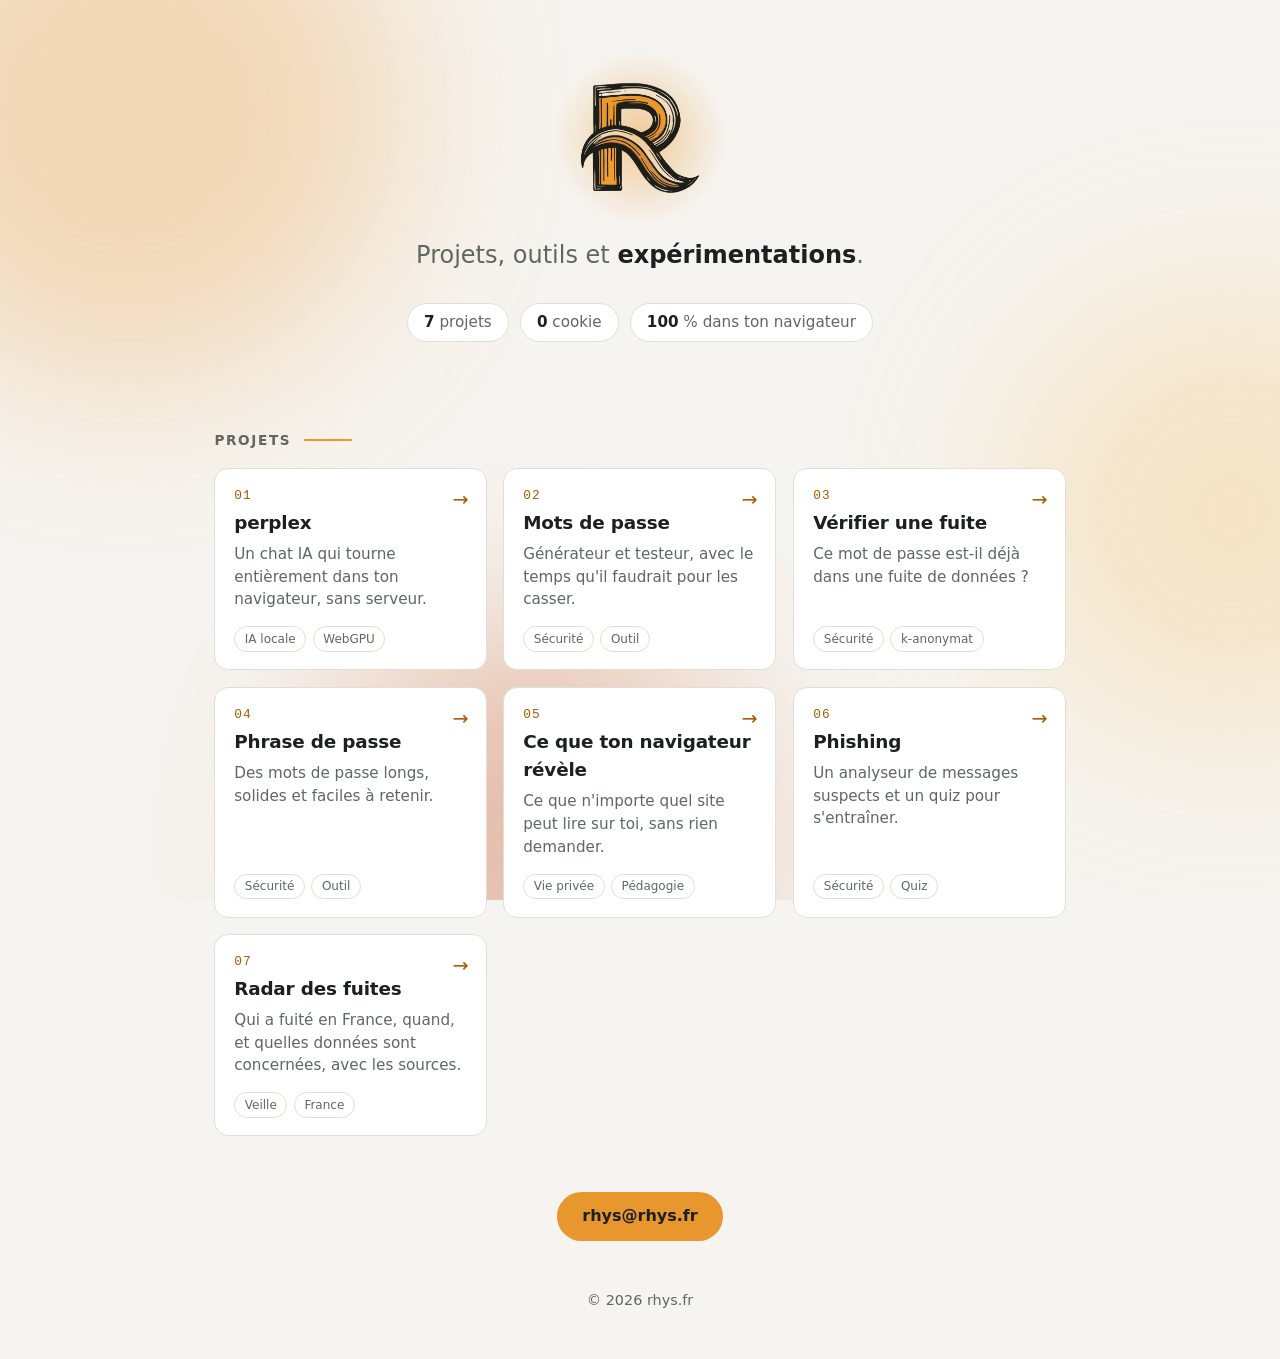
<file: index.html>
<!DOCTYPE html>
<html lang="fr">
<head>
  <meta charset="utf-8">
  <meta name="viewport" content="width=device-width, initial-scale=1">
  <title>Rhys · rhys.fr</title>
  <meta name="description" content="Projets, outils et expérimentations.">
  <meta property="og:title" content="Rhys · rhys.fr">
  <meta property="og:description" content="Projets, outils et expérimentations.">
  <meta property="og:type" content="website">
  <meta property="og:image" content="https://rhys.fr/logo-card.png">
  <link rel="icon" href="/favicon.png">
  <style>
    :root {
      --bg: #f6f4f0; --panel: #ffffff; --ink: #1c2020; --muted: #5f6663;
      --accent: #e8962e; --accent-ink: #1c2020; --link: #a85a00; --line: #e3ded5;
      --blob: .30; --shadow: 0 10px 30px rgba(28,32,32,.10);
    }
    @media (prefers-color-scheme: dark) {
      :root {
        --bg: #141717; --panel: #1d2121; --ink: #f1ede6; --muted: #9aa19e;
        --accent: #ec9a2e; --accent-ink: #141717; --link: #f0a94a; --line: #2e3333;
        --blob: .20; --shadow: 0 10px 30px rgba(0,0,0,.45);
      }
    }
    * { box-sizing: border-box; }
    html { scroll-behavior: smooth; }
    body {
      margin: 0; background: var(--bg); color: var(--ink); overflow-x: hidden;
      font-family: "Segoe UI", system-ui, -apple-system, Helvetica, Arial, sans-serif; line-height: 1.55;
    }
    a { color: var(--link); }
    a:focus-visible { outline: 2px solid var(--link); outline-offset: 3px; border-radius: 6px; }
    .sr { position: absolute; left: -9999px; }

    /* Fond animé */
    .bg { position: fixed; inset: 0; z-index: -1; overflow: hidden; pointer-events: none; }
    .bg i { position: absolute; border-radius: 50%; filter: blur(90px); opacity: var(--blob); animation: drift 24s ease-in-out infinite alternate; }
    .b1 { width: 34rem; height: 34rem; background: #e8962e; top: -10rem; left: -9rem; }
    .b2 { width: 28rem; height: 28rem; background: #f5c26b; top: 32%; right: -11rem; animation-duration: 30s; animation-delay: -7s; }
    .b3 { width: 26rem; height: 26rem; background: #c2410c; bottom: -9rem; left: 25%; opacity: calc(var(--blob) * .6); animation-duration: 34s; animation-delay: -13s; }
    @keyframes drift { to { transform: translate(4rem, 3rem) scale(1.18); } }
    .spot {
      position: fixed; top: 0; left: 0; width: 600px; height: 600px; z-index: -1; pointer-events: none;
      transform: translate(-9999px, -9999px); will-change: transform;
      background: radial-gradient(circle, rgba(232,150,46,.16), transparent 60%);
    }

    main { max-width: 56rem; margin: 0 auto; padding: 3.5rem 1.4rem 3rem; }

    /* Hero */
    .hero { text-align: center; padding: 1rem 0 3rem; }
    .logo { display: inline-flex; line-height: 0; position: relative; }
    .logo.big { animation: pop 1s cubic-bezier(.2,1.4,.4,1) both; }
    .logo.big::before {
      content: ""; position: absolute; inset: -22%; border-radius: 50%; z-index: -1;
      background: radial-gradient(circle, rgba(232,150,46,.45), transparent 65%); animation: pulse 4.5s ease-in-out infinite;
    }
    .logo.big picture { display: block; animation: bob 7s ease-in-out 1.2s infinite; }
    .logo.big img { width: 132px; height: 132px; display: block; }
    @keyframes pop { from { opacity: 0; transform: scale(.55) rotate(-10deg); } to { opacity: 1; transform: none; } }
    @keyframes bob { 50% { transform: translateY(-9px) rotate(1.5deg); } }
    @keyframes pulse { 50% { transform: scale(1.12); opacity: .65; } }
    .tag { margin: 1.6rem 0 0; font-size: clamp(1.15rem, 3.2vw, 1.5rem); color: var(--muted); animation: up .8s .45s both; }
    .tag b { color: var(--ink); font-weight: 600; }
    .stats { display: flex; justify-content: center; flex-wrap: wrap; gap: .7rem; margin-top: 1.8rem; }
    .stats span {
      background: var(--panel); border: 1px solid var(--line); border-radius: 999px; padding: .4rem 1rem; font-size: .95rem; color: var(--muted);
    }
    .stats b { color: var(--ink); font-variant-numeric: tabular-nums; }

    /* Sections */
    .sec { display: flex; align-items: center; gap: .8rem; margin: 2.5rem 0 1.1rem; font-size: .85rem; letter-spacing: .12em; text-transform: uppercase; color: var(--muted); }
    .sec::after { content: ""; height: 2px; width: 0; background: var(--accent); border-radius: 2px; transition: width .9s .2s cubic-bezier(.2,.7,.2,1); }
    .sec.in::after { width: 3rem; }
    .grid { display: grid; gap: 1rem; grid-template-columns: repeat(auto-fill, minmax(16rem, 1fr)); }

    /* Cartes */
    .card {
      position: relative; display: flex; flex-direction: column; gap: .35rem; overflow: hidden;
      background: var(--panel); border: 1px solid var(--line); border-radius: 14px; padding: 1.2rem 1.2rem 1.1rem;
      color: var(--ink); text-decoration: none;
      transform: perspective(800px) rotateX(var(--rx, 0deg)) rotateY(var(--ry, 0deg));
      transition: transform .25s ease, border-color .25s ease, box-shadow .25s ease;
    }
    .card::before {
      content: ""; position: absolute; inset: 0; opacity: 0; transition: opacity .3s; pointer-events: none;
      background: radial-gradient(260px circle at var(--mx, 50%) var(--my, 50%), rgba(232,150,46,.22), transparent 70%);
    }
    .card:hover, .card:focus-visible { border-color: var(--accent); box-shadow: var(--shadow); }
    .card:hover::before { opacity: 1; }
    .card .n { font: .8rem ui-monospace, Consolas, monospace; color: var(--link); letter-spacing: .08em; }
    .card strong { font-size: 1.15rem; letter-spacing: -.01em; }
    .card small { color: var(--muted); font-size: .95rem; line-height: 1.5; flex: 1; }
    .chips { display: flex; flex-wrap: wrap; gap: .4rem; margin-top: .6rem; }
    .chips em { font-style: normal; font-size: .75rem; padding: .15rem .6rem; border-radius: 999px; border: 1px solid var(--line); color: var(--muted); }
    .go { position: absolute; top: 1rem; right: 1.1rem; font-size: 1.2rem; color: var(--link); transition: transform .25s ease; }
    .card:hover .go { transform: translateX(5px); }
    .card.ext .go { transition: transform .25s ease; }
    .card.ext:hover .go { transform: translate(4px, -4px); }

    /* Apparition au scroll */
    .reveal { opacity: 0; }
    .reveal.in { animation: up .75s cubic-bezier(.2,.7,.2,1) var(--d, 0ms) both; }
    @keyframes up { from { opacity: 0; translate: 0 26px; } to { opacity: 1; translate: 0 0; } }

    .contact { text-align: center; margin-top: 3.5rem; }
    .btn {
      display: inline-block; background: var(--accent); color: var(--accent-ink); text-decoration: none; font-weight: 600;
      padding: .75rem 1.6rem; border-radius: 999px; transition: transform .2s ease, box-shadow .2s ease;
    }
    .btn:hover { transform: translateY(-3px); box-shadow: 0 10px 24px rgba(232,150,46,.35); color: var(--accent-ink); }
    .btn:focus-visible { outline: 2px solid var(--link); outline-offset: 3px; }
    footer { text-align: center; margin-top: 3rem; color: var(--muted); font-size: .9rem; }

    @media (prefers-reduced-motion: reduce) {
      *, *::before, *::after { animation: none !important; transition: none !important; }
      .reveal { opacity: 1; }
      .sec::after { width: 3rem; }
    }
  </style>
</head>
<body>
  <div class="bg" aria-hidden="true"><i class="b1"></i><i class="b2"></i><i class="b3"></i></div>
  <div class="spot" aria-hidden="true"></div>

  <main>
    <header class="hero">
      <a class="logo big" href="/" aria-label="Rhys"><picture><source srcset="/logo-r-dark.png" media="(prefers-color-scheme: dark)"><img src="/logo-r.png" alt="" width="132" height="132"></picture></a>
      <h1 class="sr">Rhys</h1>
      <p class="tag">Projets, outils et <b>expérimentations</b>.</p>
      <div class="stats reveal">
        <span><b data-count="auto">0</b> projets</span>
        <span><b data-count="0">0</b> cookie</span>
        <span><b data-count="100">0</b> % dans ton navigateur</span>
      </div>
    </header>

    <h2 class="sec reveal">Projets</h2>
    <div class="grid">
      <a class="card reveal" href="/perplex.html"><span class="n">01</span><strong>perplex</strong><small>Un chat IA qui tourne entièrement dans ton navigateur, sans serveur.</small><span class="chips"><em>IA locale</em><em>WebGPU</em></span><span class="go" aria-hidden="true">→</span></a>
      <a class="card reveal" href="/motdepasse.html"><span class="n">02</span><strong>Mots de passe</strong><small>Générateur et testeur, avec le temps qu'il faudrait pour les casser.</small><span class="chips"><em>Sécurité</em><em>Outil</em></span><span class="go" aria-hidden="true">→</span></a>
      <a class="card reveal" href="/fuite.html"><span class="n">03</span><strong>Vérifier une fuite</strong><small>Ce mot de passe est-il déjà dans une fuite de données ?</small><span class="chips"><em>Sécurité</em><em>k-anonymat</em></span><span class="go" aria-hidden="true">→</span></a>
      <a class="card reveal" href="/phrase-de-passe.html"><span class="n">04</span><strong>Phrase de passe</strong><small>Des mots de passe longs, solides et faciles à retenir.</small><span class="chips"><em>Sécurité</em><em>Outil</em></span><span class="go" aria-hidden="true">→</span></a>
      <a class="card reveal" href="/navigateur.html"><span class="n">05</span><strong>Ce que ton navigateur révèle</strong><small>Ce que n'importe quel site peut lire sur toi, sans rien demander.</small><span class="chips"><em>Vie privée</em><em>Pédagogie</em></span><span class="go" aria-hidden="true">→</span></a>
      <a class="card reveal" href="/phishing.html"><span class="n">06</span><strong>Phishing</strong><small>Un analyseur de messages suspects et un quiz pour s'entraîner.</small><span class="chips"><em>Sécurité</em><em>Quiz</em></span><span class="go" aria-hidden="true">→</span></a>
      <a class="card reveal" href="/radar.html"><span class="n">07</span><strong>Radar des fuites</strong><small>Qui a fuité en France, quand, et quelles données sont concernées, avec les sources.</small><span class="chips"><em>Veille</em><em>France</em></span><span class="go" aria-hidden="true">→</span></a>
    </div>

    <section class="contact reveal">
      <a class="btn" href="mailto:rhys@rhys.fr">rhys@rhys.fr</a>
    </section>
    <footer>© 2026 rhys.fr</footer>
  </main>

  <script>
    const $$ = (s, r = document) => [...r.querySelectorAll(s)];
    const reduce = matchMedia("(prefers-reduced-motion: reduce)").matches;

    // Compteurs animés
    const nb = $$(".grid:first-of-type .card").length;
    $$("[data-count=auto]").forEach((el) => { el.dataset.count = nb; });
    function count(el) {
      const to = +el.dataset.count;
      if (reduce || to === 0) { el.textContent = to; return; }
      const t0 = performance.now();
      (function f(t) {
        const p = Math.min(1, (t - t0) / 1300);
        el.textContent = Math.round(to * (1 - Math.pow(1 - p, 3)));
        if (p < 1) requestAnimationFrame(f);
      })(t0);
    }

    // Apparition au scroll, avec décalage entre les cartes d'une même grille
    const io = "IntersectionObserver" in window ? new IntersectionObserver((es) => es.forEach((e) => {
      if (!e.isIntersecting) return;
      e.target.classList.add("in");
      $$("[data-count]", e.target).forEach(count);
      io.unobserve(e.target);
    }), { threshold: 0.15 }) : null;
    $$(".reveal").forEach((el) => {
      el.style.setProperty("--d", (el.classList.contains("card") ? [...el.parentElement.children].indexOf(el) * 90 : 0) + "ms");
      if (io) io.observe(el); else { el.classList.add("in"); $$("[data-count]", el).forEach(count); }
    });

    // Halo qui suit la souris + inclinaison des cartes (écrans avec souris uniquement)
    if (matchMedia("(hover: hover)").matches && !reduce) {
      const spot = document.querySelector(".spot");
      addEventListener("pointermove", (e) => { spot.style.transform = "translate(" + (e.clientX - 300) + "px," + (e.clientY - 300) + "px)"; }, { passive: true });
      $$(".card").forEach((c) => {
        c.addEventListener("pointermove", (e) => {
          const r = c.getBoundingClientRect(), x = e.clientX - r.left, y = e.clientY - r.top;
          c.style.setProperty("--mx", x + "px"); c.style.setProperty("--my", y + "px");
          c.style.setProperty("--rx", ((y / r.height - 0.5) * -6) + "deg"); c.style.setProperty("--ry", ((x / r.width - 0.5) * 6) + "deg");
        });
        c.addEventListener("pointerleave", () => { c.style.setProperty("--rx", "0deg"); c.style.setProperty("--ry", "0deg"); });
      });
    }
  </script>
</body>
</html>
</file>
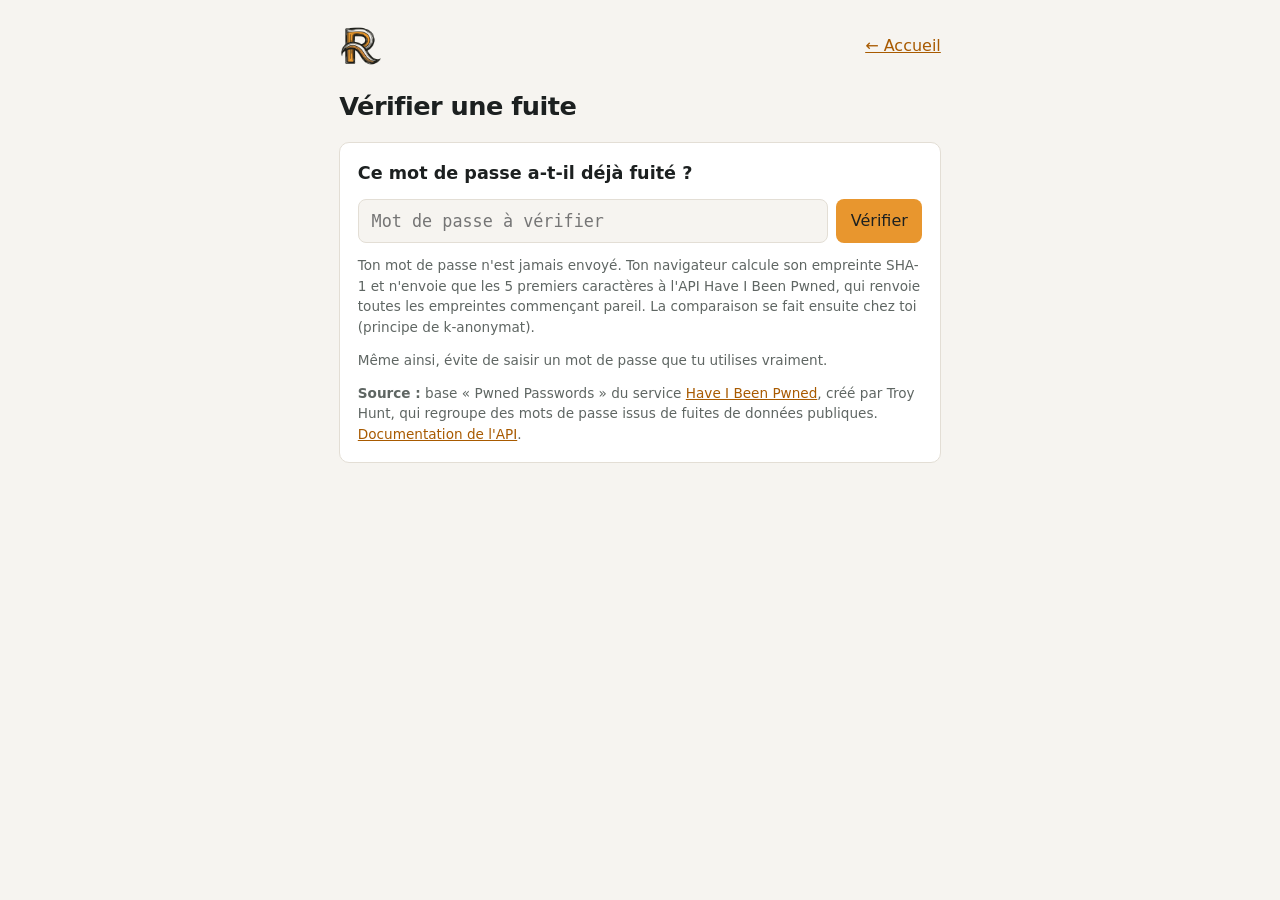
<file: fuite.html>
<!DOCTYPE html>
<html lang="fr">
<head>
<meta charset="utf-8">
<meta name="viewport" content="width=device-width, initial-scale=1">
<title>Vérifier une fuite · rhys.fr</title>
<link rel="stylesheet" href="/style.css">
<link rel="icon" href="/favicon.png">
</head>
<body>
<main>
  <header><a class="logo" href="/" aria-label="Accueil"><picture><source srcset="/logo-r-dark.png" media="(prefers-color-scheme: dark)"><img src="/logo-r.png" alt="Rhys" width="44" height="44"></picture></a><a href="/">← Accueil</a></header>
  <h1>Vérifier une fuite</h1>
  <section>
    <h2>Ce mot de passe a-t-il déjà fuité ?</h2>
    <div class="row">
      <input type="password" id="pw" autocomplete="off" placeholder="Mot de passe à vérifier" aria-label="Mot de passe à vérifier">
      <button id="go" type="button">Vérifier</button>
    </div>
    <div class="result" id="res" hidden aria-live="polite"></div>
    <p class="note">Ton mot de passe n'est jamais envoyé. Ton navigateur calcule son empreinte SHA-1 et n'envoie que les 5 premiers caractères à l'API Have I Been Pwned, qui renvoie toutes les empreintes commençant pareil. La comparaison se fait ensuite chez toi (principe de k-anonymat).</p>
    <p class="note">Même ainsi, évite de saisir un mot de passe que tu utilises vraiment.</p>
    <p class="note"><strong>Source :</strong> base « Pwned Passwords » du service <a href="https://haveibeenpwned.com/Passwords" target="_blank" rel="noopener noreferrer">Have I Been Pwned</a>, créé par Troy Hunt, qui regroupe des mots de passe issus de fuites de données publiques. <a href="https://haveibeenpwned.com/API/v3#PwnedPasswords" target="_blank" rel="noopener noreferrer">Documentation de l'API</a>.</p>
  </section>
</main>
<script>
const $ = (id) => document.getElementById(id);
async function sha1(t) {
  const b = await crypto.subtle.digest("SHA-1", new TextEncoder().encode(t));
  return [...new Uint8Array(b)].map((x) => x.toString(16).padStart(2, "0")).join("").toUpperCase();
}
async function check() {
  const pw = $("pw").value;
  const res = $("res");
  if (!pw) return;
  res.hidden = false;
  res.textContent = "Vérification…";
  $("go").disabled = true;
  try {
    const h = await sha1(pw);
    const r = await fetch("https://api.pwnedpasswords.com/range/" + h.slice(0, 5), { headers: { "Add-Padding": "true" } });
    if (!r.ok) throw new Error("Réponse " + r.status);
    const line = (await r.text()).split("\n").map((l) => l.trim().split(":")).find((p) => p[0] === h.slice(5));
    const n = line ? parseInt(line[1], 10) : 0;
    res.textContent = n > 0
      ? "⚠️ Ce mot de passe apparaît " + n.toLocaleString("fr-FR") + " fois dans des fuites connues. Ne l'utilise pas (ou plus). Source : Have I Been Pwned."
      : "✅ Absent des fuites connues. Ça ne veut pas dire qu'il est fort : vérifie aussi sa longueur et son unicité. Source : Have I Been Pwned.";
  } catch (e) {
    res.textContent = "Impossible de contacter le service (" + e.message + "). Réessaie plus tard.";
  }
  $("go").disabled = false;
}
$("go").addEventListener("click", check);
$("pw").addEventListener("keydown", (e) => { if (e.key === "Enter") check(); });
</script>
</body>
</html>
</file>
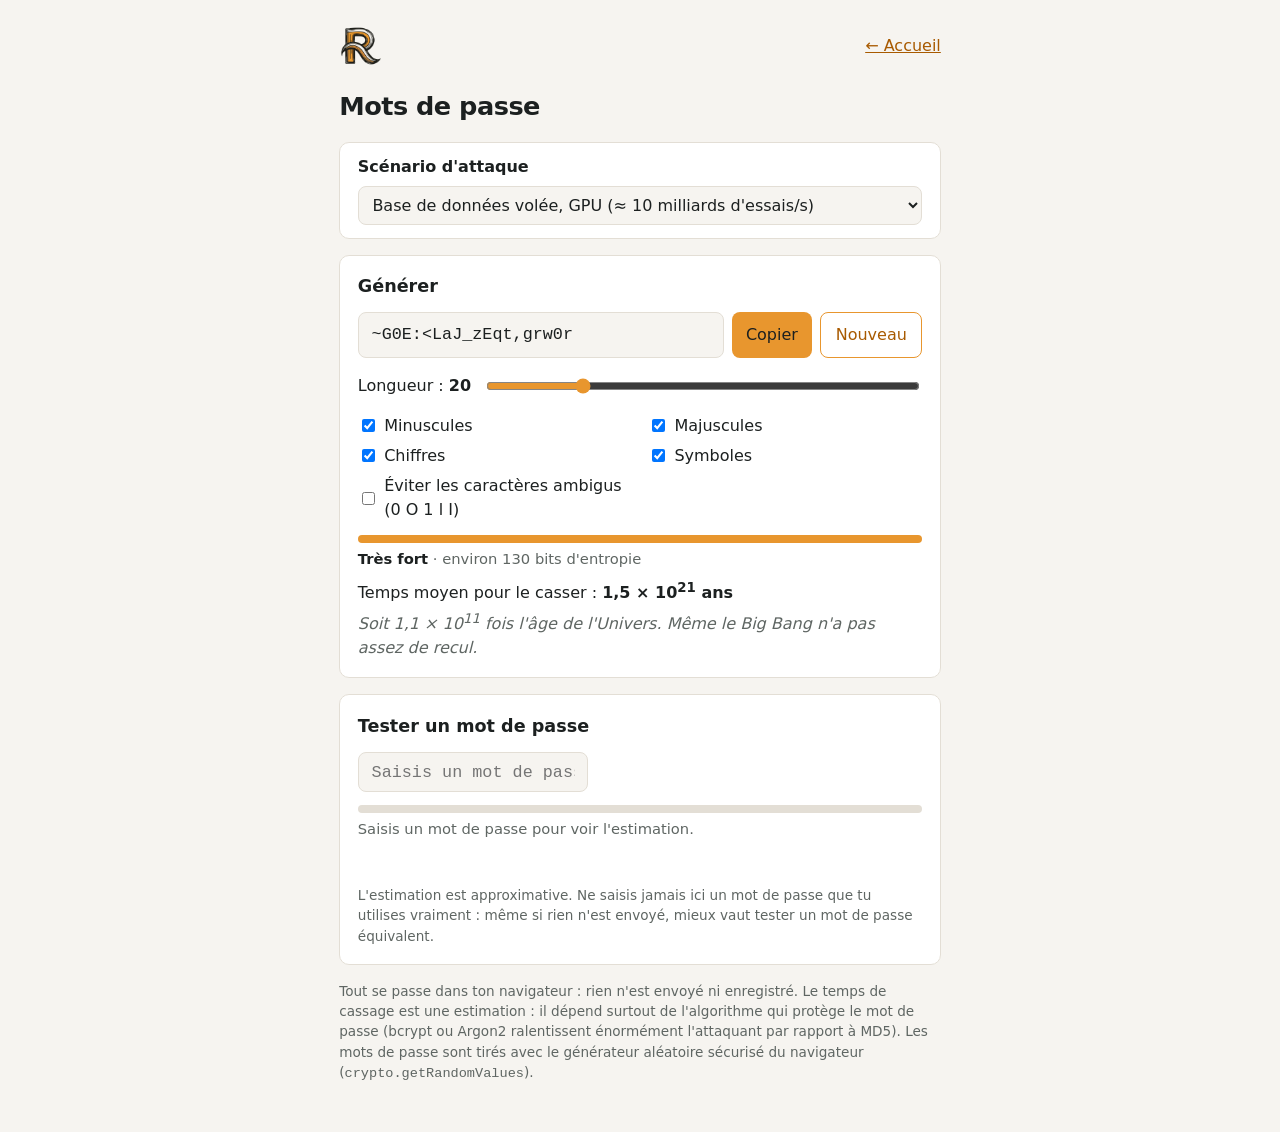
<file: motdepasse.html>
<!DOCTYPE html>
<html lang="fr">
<head>
  <meta charset="utf-8">
  <meta name="viewport" content="width=device-width, initial-scale=1">
  <title>Mots de passe · rhys.fr</title>
  <meta name="description" content="Générateur et testeur de mots de passe, 100 % dans le navigateur.">
  <style>
    :root {
      --bg: #f6f4f0;
      --panel: #ffffff;
      --ink: #1c2020;
      --muted: #5f6663;
      --accent: #e8962e; --accent-ink: #1c2020; --link: #a85a00;
      --line: #e3ded5;
    }
    @media (prefers-color-scheme: dark) {
      :root {
        --bg: #141717;
        --panel: #1d2121;
        --ink: #f1ede6;
        --muted: #9aa19e;
        --accent: #ec9a2e; --accent-ink: #141717; --link: #f0a94a;
        --line: #2e3333;
      }
    }
    * { box-sizing: border-box; }
    body {
      margin: 0;
      background: var(--bg);
      color: var(--ink);
      font-family: "Segoe UI", system-ui, -apple-system, Helvetica, Arial, sans-serif;
      line-height: 1.5;
    }
    main { max-width: 40rem; margin: 0 auto; padding: 1.5rem 1.2rem 3rem; }
    header { display: flex; justify-content: space-between; align-items: center; margin-bottom: 1.2rem; }
    h1 { font-size: 1.6rem; margin: 0 0 1rem; letter-spacing: -0.02em; }
    h2 { font-size: 1.1rem; margin: 0 0 0.8rem; }
    a { color: var(--link); }
    section {
      background: var(--panel);
      border: 1px solid var(--line);
      border-radius: 10px;
      padding: 1.1rem;
      margin-bottom: 1rem;
    }
    .row { display: flex; gap: 0.5rem; }
    input[type="text"] {
      flex: 1;
      min-width: 0;
      font: 1.05rem ui-monospace, Consolas, monospace;
      color: var(--ink);
      background: var(--bg);
      border: 1px solid var(--line);
      border-radius: 8px;
      padding: 0.6rem 0.8rem;
    }
    button {
      font: inherit;
      background: var(--accent);
      color: var(--accent-ink);
      border: 0;
      border-radius: 8px;
      padding: 0.6rem 0.9rem;
      cursor: pointer;
    }
    button.ghost { background: transparent; color: var(--link); border: 1px solid var(--accent); }
    button:focus-visible, input:focus-visible { outline: 2px solid var(--link); outline-offset: 2px; }
    .opts { display: grid; grid-template-columns: 1fr 1fr; gap: 0.4rem 1rem; margin: 1rem 0 0.4rem; }
    .opts label { display: flex; align-items: center; gap: 0.4rem; cursor: pointer; }
    .len { margin-top: 1rem; display: flex; align-items: center; gap: 0.8rem; }
    .len input { flex: 1; accent-color: var(--accent); }
    .meter { height: 8px; background: var(--line); border-radius: 4px; margin: 0.8rem 0 0.3rem; overflow: hidden; }
    .meter div { height: 100%; width: 0; background: var(--accent); transition: width 0.2s; }
    .verdict { color: var(--muted); font-size: 0.92rem; }
    .verdict strong { color: var(--ink); }
    .note { color: var(--muted); font-size: 0.85rem; margin: 0.8rem 0 0; }
    .crack { margin-top: 0.5rem; }
    .fun { color: var(--muted); font-style: italic; margin-top: 0.2rem; min-height: 1.5em; }
    .scenario { background: var(--panel); border: 1px solid var(--line); border-radius: 10px; padding: 0.8rem 1.1rem; margin-bottom: 1rem; }
    .scenario label { display: block; margin-bottom: 0.4rem; font-weight: 600; }
    select {
      width: 100%;
      font: inherit;
      color: var(--ink);
      background: var(--bg);
      border: 1px solid var(--line);
      border-radius: 8px;
      padding: 0.5rem 0.6rem;
    }
    select:focus-visible { outline: 2px solid var(--link); outline-offset: 2px; }
    @media (max-width: 30rem) { .opts { grid-template-columns: 1fr; } }
  .logo{display:inline-flex;line-height:0}
.logo img{width:44px;height:44px;display:block}
      main, section { animation: rise .6s cubic-bezier(.2,.7,.2,1) both; }
    @keyframes rise { from { opacity: 0; translate: 0 14px; } to { opacity: 1; translate: 0 0; } }
    .logo { transition: transform .3s cubic-bezier(.2,1.4,.4,1); }
    .logo:hover { transform: rotate(-6deg) scale(1.06); }
    @media (prefers-reduced-motion: reduce) { *, *::before, *::after { animation: none !important; transition: none !important; } }
  </style>
<link rel="icon" href="/favicon.png">
</head>
<body>
  <main>
    <header><a class="logo" href="/" aria-label="Accueil"><picture><source srcset="/logo-r-dark.png" media="(prefers-color-scheme: dark)"><img src="/logo-r.png" alt="Rhys" width="44" height="44"></picture></a><a href="/">← Accueil</a></header>
    <h1>Mots de passe</h1>

    <div class="scenario">
      <label for="scenario">Scénario d'attaque</label>
      <select id="scenario">
        <option value="online">Site web avec limitation d'essais (≈ 100 essais/s)</option>
        <option value="offline" selected>Base de données volée, GPU (≈ 10 milliards d'essais/s)</option>
        <option value="cluster">Super-cluster de GPU (≈ 1 000 milliards d'essais/s)</option>
      </select>
    </div>

    <section>
      <h2>Générer</h2>
      <div class="row">
        <input type="text" id="gen-out" readonly aria-label="Mot de passe généré">
        <button id="copy" type="button">Copier</button>
        <button id="regen" type="button" class="ghost">Nouveau</button>
      </div>
      <div class="len">
        <label for="len">Longueur : <strong id="len-val">20</strong></label>
        <input type="range" id="len" min="8" max="64" value="20">
      </div>
      <div class="opts">
        <label><input type="checkbox" id="o-lower" checked> Minuscules</label>
        <label><input type="checkbox" id="o-upper" checked> Majuscules</label>
        <label><input type="checkbox" id="o-digits" checked> Chiffres</label>
        <label><input type="checkbox" id="o-symbols" checked> Symboles</label>
        <label><input type="checkbox" id="o-ambig"> Éviter les caractères ambigus (0 O 1 l I)</label>
      </div>
      <div class="meter"><div id="gen-bar"></div></div>
      <div class="verdict" id="gen-verdict"></div>
      <div class="crack" id="gen-crack"></div>
      <div class="fun" id="gen-fun"></div>
    </section>

    <section>
      <h2>Tester un mot de passe</h2>
      <input type="text" id="test-in" autocomplete="off" spellcheck="false" placeholder="Saisis un mot de passe à évaluer" aria-label="Mot de passe à tester">
      <div class="meter"><div id="test-bar"></div></div>
      <div class="verdict" id="test-verdict">Saisis un mot de passe pour voir l'estimation.</div>
      <div class="crack" id="test-crack"></div>
      <div class="fun" id="test-fun"></div>
      <p class="note">L'estimation est approximative. Ne saisis jamais ici un mot de passe que tu utilises vraiment : même si rien n'est envoyé, mieux vaut tester un mot de passe équivalent.</p>
    </section>

    <p class="note">Tout se passe dans ton navigateur : rien n'est envoyé ni enregistré. Le temps de cassage est une estimation : il dépend surtout de l'algorithme qui protège le mot de passe (bcrypt ou Argon2 ralentissent énormément l'attaquant par rapport à MD5). Les mots de passe sont tirés avec le générateur aléatoire sécurisé du navigateur (<code>crypto.getRandomValues</code>).</p>
  </main>

  <script>
    const SETS = {
      lower: "abcdefghijklmnopqrstuvwxyz",
      upper: "ABCDEFGHIJKLMNOPQRSTUVWXYZ",
      digits: "0123456789",
      symbols: "!@#$%^&*()-_=+[]{};:,.<>?/~"
    };
    const AMBIG = /[0O1lI|]/g;
    const COMMON = ["password", "motdepasse", "azerty", "qwerty", "123456", "admin", "letmein", "welcome", "iloveyou", "bonjour", "soleil", "football", "doudou"];

    const $ = (id) => document.getElementById(id);
    const out = $("gen-out");
    const lenInput = $("len");

    // Entier aléatoire uniforme dans [0, max) sans biais
    function randInt(max) {
      const limit = Math.floor(0x100000000 / max) * max;
      const buf = new Uint32Array(1);
      do { crypto.getRandomValues(buf); } while (buf[0] >= limit);
      return buf[0] % max;
    }

    function shuffle(arr) {
      for (let i = arr.length - 1; i > 0; i--) {
        const j = randInt(i + 1);
        [arr[i], arr[j]] = [arr[j], arr[i]];
      }
      return arr;
    }

    function verdictFor(bits) {
      if (bits < 40) return "Faible";
      if (bits < 60) return "Moyen";
      if (bits < 80) return "Bon";
      return "Très fort";
    }

    const RATES = { online: 100, offline: 1e10, cluster: 1e12 };
    const last = { gen: null, test: null };

    function fmtBig(n) {
      if (n < 1e6) return Math.round(n).toLocaleString("fr-FR");
      const e = Math.floor(Math.log10(n));
      const m = (n / Math.pow(10, e)).toFixed(1).replace(".", ",");
      return m + " × 10<sup>" + e + "</sup>";
    }

    function fmtDuration(sec) {
      if (sec < 1) return "moins d'une seconde";
      if (sec < 60) return Math.round(sec) + " secondes";
      if (sec < 3600) return Math.round(sec / 60) + " minutes";
      if (sec < 86400) return Math.round(sec / 3600) + " heures";
      if (sec < 31557600) return Math.round(sec / 86400) + " jours";
      const y = sec / 31557600;
      if (y < 1e6) return Math.round(y).toLocaleString("fr-FR") + " ans";
      if (y < 1e9) return (y / 1e6).toLocaleString("fr-FR", { maximumFractionDigits: 1 }) + " millions d'années";
      if (y < 1e12) return (y / 1e9).toLocaleString("fr-FR", { maximumFractionDigits: 1 }) + " milliards d'années";
      return fmtBig(y) + " ans";
    }

    function funLine(sec) {
      const y = sec / 31557600;
      if (sec < 1) return "Instantané. Un clignement d'œil, c'est déjà trop long.";
      if (sec < 60) return "Le temps de lire cette phrase.";
      if (sec < 3600) return "Le temps de boire un café.";
      if (sec < 86400) return "Le temps de binge-watcher une saison de série.";
      if (sec < 30 * 86400) return "Le temps de finir un jeu vidéo à 100 %.";
      if (sec < 320 * 86400) return "Presque le temps de faire un aller-retour Terre-Lune en voiture (≈ 320 jours à 100 km/h).";
      if (y < 3) return "On aurait le temps de faire un aller-retour Terre-Lune en voiture avant de craquer ce mot de passe.";
      if (y < 100) return "Le temps d'une carrière entière, sans une seule pause café.";
      if (y < 1e3) return "Tes arrière-arrière-petits-enfants auraient le temps d'abandonner.";
      if (y < 1e4) return "De l'ordre de l'âge des pyramides de Gizeh (≈ 4 500 ans).";
      if (y < 1e5) return "Autour de la fin de la dernière glaciation (il y a ≈ 12 000 ans), voire bien avant.";
      if (y < 1e6) return "Homo sapiens existe depuis ≈ 300 000 ans : ce serait plus long que toute notre espèce.";
      if (y < 1e8) return "On parle de l'ère des dinosaures (disparus il y a ≈ 66 millions d'années).";
      if (y < 1e9) return "Les premiers animaux sont apparus il y a ≈ 600 millions d'années : même ordre de grandeur.";
      if (y < 1.38e10) return "Le même ordre de grandeur que l'âge de l'Univers (≈ 13,8 milliards d'années).";
      const r = y / 1.38e10;
      const txt = r < 10 ? r.toFixed(1).replace(".", ",") : fmtBig(r);
      return "Soit " + txt + " fois l'âge de l'Univers. Même le Big Bang n'a pas assez de recul.";
    }

    function show(prefix, bits) {
      last[prefix] = bits;
      $(prefix + "-bar").style.width = Math.max(0, Math.min(100, bits)) + "%";
      $(prefix + "-verdict").innerHTML = "<strong>" + verdictFor(bits) + "</strong> · environ " + Math.round(bits) + " bits d'entropie";
      // temps moyen = la moitié de l'espace des possibilités
      const sec = Math.pow(2, bits - 1) / RATES[$("scenario").value];
      $(prefix + "-crack").innerHTML = "Temps moyen pour le casser : <strong>" + fmtDuration(sec) + "</strong>";
      $(prefix + "-fun").innerHTML = funLine(sec);
    }

    function clearCrack(prefix) {
      last[prefix] = null;
      $(prefix + "-crack").textContent = "";
      $(prefix + "-fun").textContent = "";
    }

    $("scenario").addEventListener("change", () => {
      for (const p of ["gen", "test"]) if (last[p] !== null) show(p, last[p]);
    });

    function generate() {
      const pools = [];
      for (const [key, id] of [["lower", "o-lower"], ["upper", "o-upper"], ["digits", "o-digits"], ["symbols", "o-symbols"]]) {
        if ($(id).checked) {
          let set = SETS[key];
          if ($("o-ambig").checked) set = set.replace(AMBIG, "");
          pools.push(set);
        }
      }
      if (!pools.length) {
        out.value = "";
        $("gen-bar").style.width = "0%";
        $("gen-verdict").textContent = "Coche au moins un type de caractères.";
        clearCrack("gen");
        return;
      }
      const len = parseInt(lenInput.value, 10);
      const all = pools.join("");
      // au moins un caractère de chaque type choisi
      const chars = pools.map((p) => p[randInt(p.length)]);
      while (chars.length < len) chars.push(all[randInt(all.length)]);
      out.value = shuffle(chars).join("");
      show("gen", len * Math.log2(all.length));
    }

    function estimate(pw) {
      if (!pw) return 0;
      let pool = 0;
      if (/[a-z]/.test(pw)) pool += 26;
      if (/[A-Z]/.test(pw)) pool += 26;
      if (/[0-9]/.test(pw)) pool += 10;
      if (/[^A-Za-z0-9]/.test(pw)) pool += 32;
      let bits = pw.length * Math.log2(pool);
      // pénalité si peu de caractères distincts
      bits *= 0.5 + 0.5 * (new Set(pw).size / pw.length);
      if (/(.)\1{2,}/.test(pw)) bits *= 0.8;
      if (/(0123|1234|2345|3456|4567|5678|6789|abcd|bcde|cdef)/i.test(pw)) bits *= 0.8;
      const lower = pw.toLowerCase();
      if (COMMON.some((w) => lower.includes(w))) bits = Math.min(bits, 28);
      return bits;
    }

    $("test-in").addEventListener("input", (e) => {
      const pw = e.target.value;
      if (!pw) {
        $("test-bar").style.width = "0%";
        $("test-verdict").textContent = "Saisis un mot de passe pour voir l'estimation.";
        clearCrack("test");
        return;
      }
      show("test", estimate(pw));
    });

    lenInput.addEventListener("input", () => { $("len-val").textContent = lenInput.value; generate(); });
    for (const id of ["o-lower", "o-upper", "o-digits", "o-symbols", "o-ambig"]) $(id).addEventListener("change", generate);
    $("regen").addEventListener("click", generate);

    $("copy").addEventListener("click", async () => {
      if (!out.value) return;
      try {
        await navigator.clipboard.writeText(out.value);
        $("copy").textContent = "Copié ✓";
      } catch (e) {
        out.select();
        $("copy").textContent = "Sélectionné";
      }
      setTimeout(() => { $("copy").textContent = "Copier"; }, 1500);
    });

    generate();
  </script>
</body>
</html>
</file>
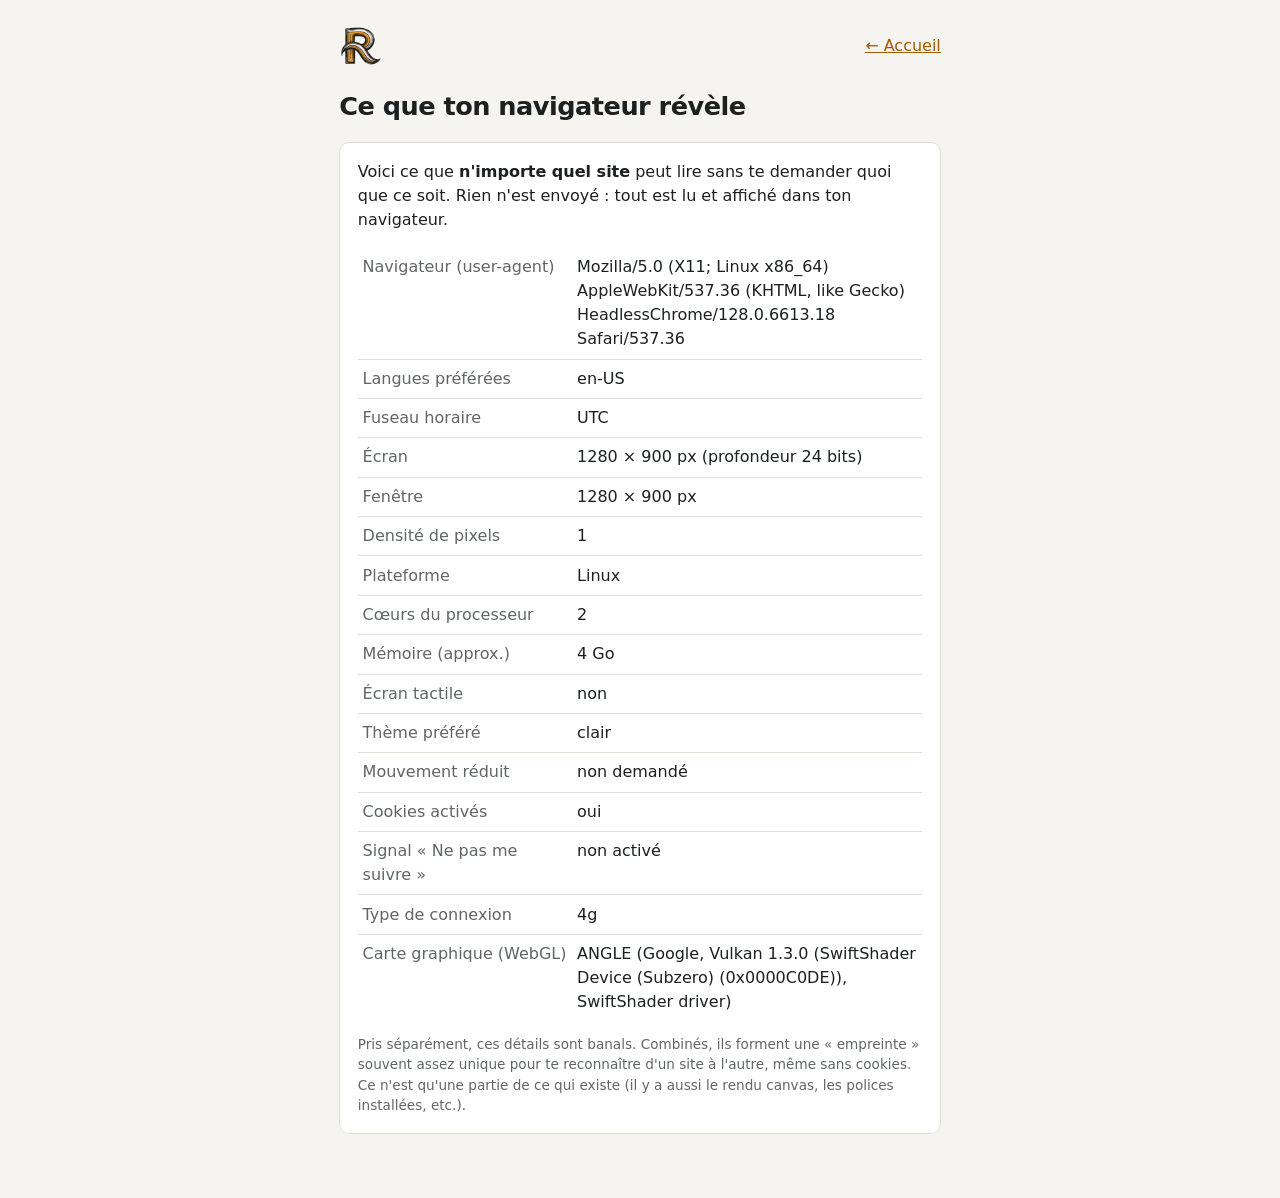
<file: navigateur.html>
<!DOCTYPE html>
<html lang="fr">
<head>
<meta charset="utf-8">
<meta name="viewport" content="width=device-width, initial-scale=1">
<title>Ce que ton navigateur révèle · rhys.fr</title>
<link rel="stylesheet" href="/style.css">
<link rel="icon" href="/favicon.png">
</head>
<body>
<main>
  <header><a class="logo" href="/" aria-label="Accueil"><picture><source srcset="/logo-r-dark.png" media="(prefers-color-scheme: dark)"><img src="/logo-r.png" alt="Rhys" width="44" height="44"></picture></a><a href="/">← Accueil</a></header>
  <h1>Ce que ton navigateur révèle</h1>
  <section>
    <p style="margin-top:0">Voici ce que <strong>n'importe quel site</strong> peut lire sans te demander quoi que ce soit. Rien n'est envoyé : tout est lu et affiché dans ton navigateur.</p>
    <table id="t"></table>
    <p class="note">Pris séparément, ces détails sont banals. Combinés, ils forment une « empreinte » souvent assez unique pour te reconnaître d'un site à l'autre, même sans cookies. Ce n'est qu'une partie de ce qui existe (il y a aussi le rendu canvas, les polices installées, etc.).</p>
  </section>
</main>
<script>
function gpu() {
  try {
    const gl = document.createElement("canvas").getContext("webgl");
    const ext = gl.getExtension("WEBGL_debug_renderer_info");
    return ext ? gl.getParameter(ext.UNMASKED_RENDERER_WEBGL) : "masqué par le navigateur";
  } catch (e) { return "indisponible"; }
}
const n = navigator;
const rows = [
  ["Navigateur (user-agent)", n.userAgent],
  ["Langues préférées", (n.languages || [n.language]).join(", ")],
  ["Fuseau horaire", Intl.DateTimeFormat().resolvedOptions().timeZone],
  ["Écran", screen.width + " × " + screen.height + " px (profondeur " + screen.colorDepth + " bits)"],
  ["Fenêtre", innerWidth + " × " + innerHeight + " px"],
  ["Densité de pixels", String(devicePixelRatio)],
  ["Plateforme", (n.userAgentData && n.userAgentData.platform) || n.platform || "inconnue"],
  ["Cœurs du processeur", String(n.hardwareConcurrency || "inconnu")],
  ["Mémoire (approx.)", n.deviceMemory ? n.deviceMemory + " Go" : "non communiquée"],
  ["Écran tactile", n.maxTouchPoints > 0 ? "oui (" + n.maxTouchPoints + " points)" : "non"],
  ["Thème préféré", matchMedia("(prefers-color-scheme: dark)").matches ? "sombre" : "clair"],
  ["Mouvement réduit", matchMedia("(prefers-reduced-motion: reduce)").matches ? "demandé" : "non demandé"],
  ["Cookies activés", n.cookieEnabled ? "oui" : "non"],
  ["Signal « Ne pas me suivre »", n.doNotTrack === "1" ? "activé" : "non activé"],
  ["Type de connexion", (n.connection && n.connection.effectiveType) || "non communiqué"],
  ["Carte graphique (WebGL)", gpu()]
];
const t = document.getElementById("t");
for (const [k, v] of rows) {
  const tr = document.createElement("tr");
  for (const x of [k, v]) { const td = document.createElement("td"); td.textContent = x; tr.appendChild(td); }
  t.appendChild(tr);
}
</script>
</body>
</html>
</file>
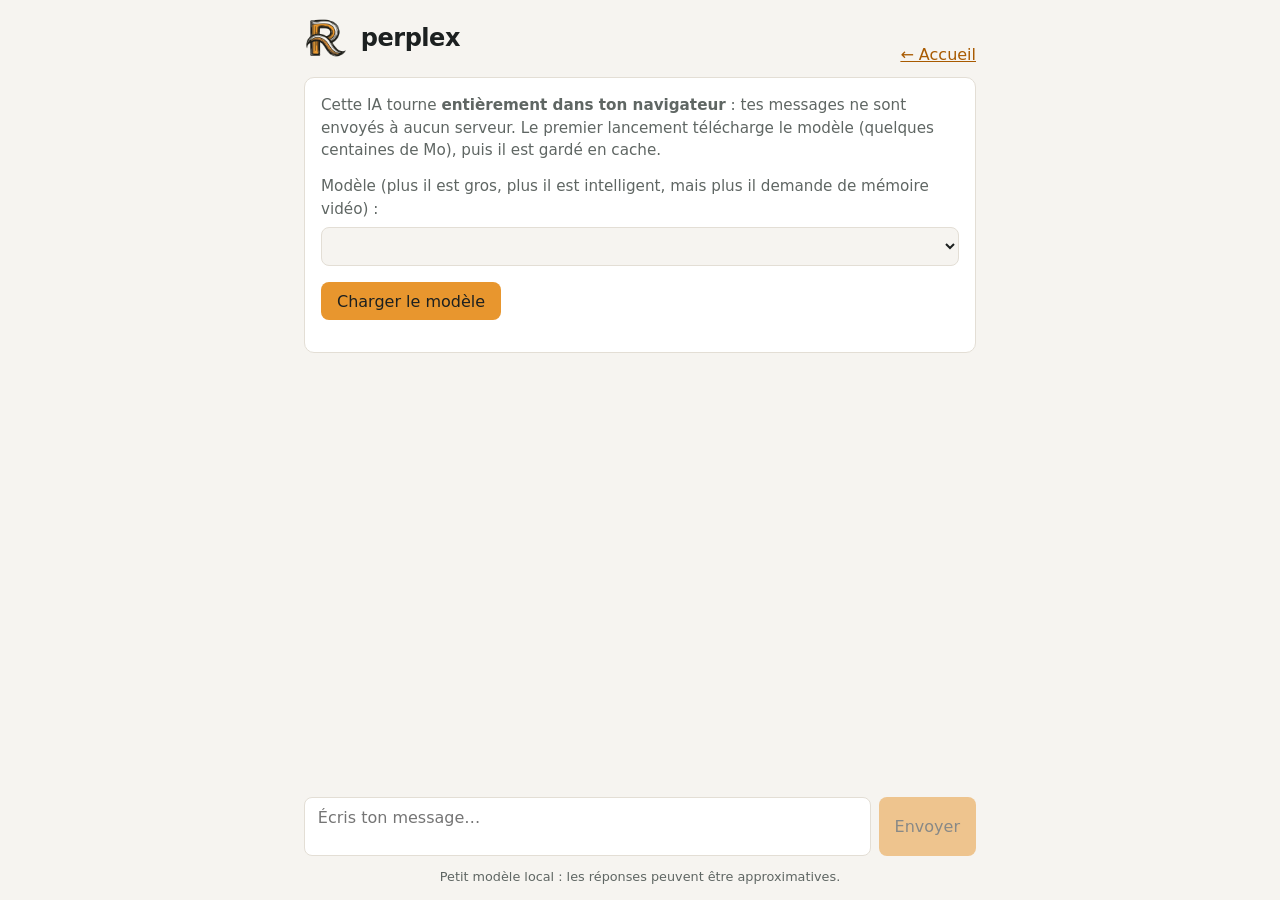
<file: perplex.html>
<!DOCTYPE html>
<html lang="fr">
<head>
  <meta charset="utf-8">
  <meta name="viewport" content="width=device-width, initial-scale=1">
  <title>perplex · rhys.fr</title>
  <style>
    :root {
      --bg: #f6f4f0;
      --panel: #ffffff;
      --ink: #1c2020;
      --muted: #5f6663;
      --accent: #e8962e; --accent-ink: #1c2020; --link: #a85a00;
      --line: #e3ded5;
      --me: #fbe7c8;
    }
    @media (prefers-color-scheme: dark) {
      :root {
        --bg: #141717;
        --panel: #1d2121;
        --ink: #f1ede6;
        --muted: #9aa19e;
        --accent: #ec9a2e; --accent-ink: #141717; --link: #f0a94a;
        --line: #2e3333;
        --me: #4a3516;
      }
    }
    * { box-sizing: border-box; }
    html, body { height: 100%; margin: 0; }
    body {
      background: var(--bg);
      color: var(--ink);
      font-family: "Segoe UI", system-ui, -apple-system, Helvetica, Arial, sans-serif;
      display: flex;
      flex-direction: column;
      align-items: center;
      padding: 1rem;
    }
    .wrap {
      width: 100%;
      max-width: 42rem;
      height: 100%;
      display: flex;
      flex-direction: column;
      gap: 0.8rem;
    }
    header { display: flex; justify-content: space-between; align-items: baseline; gap: 1rem; }
    h1 { font-size: 1.5rem; margin: 0; letter-spacing: -0.02em; }
    a { color: var(--link); }
    .note { color: var(--muted); font-size: 0.95rem; line-height: 1.5; margin: 0; }
    #start-box {
      background: var(--panel);
      border: 1px solid var(--line);
      border-radius: 10px;
      padding: 1rem;
    }
    button {
      font: inherit;
      background: var(--accent);
      color: var(--accent-ink);
      border: 0;
      border-radius: 8px;
      padding: 0.6rem 1rem;
      cursor: pointer;
    }
    select {
      font: inherit;
      width: 100%;
      color: var(--ink);
      background: var(--bg);
      border: 1px solid var(--line);
      border-radius: 8px;
      padding: 0.5rem 0.6rem;
    }
    button:disabled { opacity: 0.5; cursor: not-allowed; }
    button:focus-visible, textarea:focus-visible { outline: 2px solid var(--link); outline-offset: 2px; }
    #progress { margin-top: 0.8rem; color: var(--muted); font-size: 0.9rem; }
    #bar { height: 6px; background: var(--line); border-radius: 3px; margin-top: 0.4rem; overflow: hidden; display: none; }
    #bar div { height: 100%; width: 0; background: var(--accent); }
    #log {
      flex: 1;
      overflow-y: auto;
      display: flex;
      flex-direction: column;
      gap: 0.6rem;
      padding: 0.2rem;
    }
    .msg {
      max-width: 85%;
      padding: 0.6rem 0.9rem;
      border-radius: 10px;
      line-height: 1.5;
      white-space: pre-wrap;
      overflow-wrap: anywhere;
    }
    .me { align-self: flex-end; background: var(--me); }
    .ai { align-self: flex-start; background: var(--panel); border: 1px solid var(--line); }
    form { display: flex; gap: 0.5rem; }
    textarea {
      flex: 1;
      font: inherit;
      color: var(--ink);
      background: var(--panel);
      border: 1px solid var(--line);
      border-radius: 8px;
      padding: 0.6rem 0.8rem;
      resize: none;
    }
    footer { color: var(--muted); font-size: 0.8rem; text-align: center; }
  .logo{display:inline-flex;line-height:0}
.logo img{width:44px;height:44px;display:block}
.hl{display:flex;align-items:center;gap:.8rem}
  </style>
<link rel="icon" href="/favicon.png">
</head>
<body>
  <div class="wrap">
    <header>
      <span class="hl"><a class="logo" href="/" aria-label="Accueil"><picture><source srcset="/logo-r-dark.png" media="(prefers-color-scheme: dark)"><img src="/logo-r.png" alt="Rhys" width="44" height="44"></picture></a><h1>perplex</h1></span>
      <a href="/">← Accueil</a>
    </header>

    <div id="start-box">
      <p class="note">
        Cette IA tourne <strong>entièrement dans ton navigateur</strong> : tes messages ne sont envoyés à aucun serveur.
        Le premier lancement télécharge le modèle (quelques centaines de Mo), puis il est gardé en cache.
      </p>
      <p class="note" style="margin-top:0.8rem">
        <label for="model">Modèle (plus il est gros, plus il est intelligent, mais plus il demande de mémoire vidéo) :</label>
      </p>
      <p style="margin-top:0.4rem"><select id="model"></select></p>
      <p style="margin-top:0.8rem"><button id="start">Charger le modèle</button></p>
      <div id="progress"></div>
      <div id="bar"><div></div></div>
    </div>

    <div id="log" aria-live="polite"></div>

    <form id="form">
      <textarea id="input" rows="2" placeholder="Écris ton message…" disabled></textarea>
      <button id="send" type="submit" disabled>Envoyer</button>
    </form>
    <footer>Petit modèle local : les réponses peuvent être approximatives.</footer>
  </div>

  <script type="module">
    import * as webllm from "https://esm.run/@mlc-ai/web-llm";

    const modelSelect = document.getElementById("model");
    const PREFERRED = "Llama-3.1-8B-Instruct-q4f16_1-MLC";

    // Liste des modèles de chat fournis par WebLLM, triés par mémoire vidéo requise
    const models = webllm.prebuiltAppConfig.model_list
      .filter((m) => !m.model_type || m.model_type === 0)
      .filter((m) => !/embed|vision|-VL/i.test(m.model_id))
      .sort((a, b) => (a.vram_required_MB || 0) - (b.vram_required_MB || 0));

    for (const m of models) {
      const opt = document.createElement("option");
      opt.value = m.model_id;
      const go = m.vram_required_MB ? (m.vram_required_MB / 1024).toFixed(1) : "?";
      opt.textContent = m.model_id.replace(/-MLC$/, "") + " (~" + go + " Go de VRAM)";
      modelSelect.appendChild(opt);
    }
    if (models.some((m) => m.model_id === PREFERRED)) modelSelect.value = PREFERRED;

    const startBtn = document.getElementById("start");
    const progress = document.getElementById("progress");
    const bar = document.getElementById("bar");
    const barFill = bar.firstElementChild;
    const log = document.getElementById("log");
    const form = document.getElementById("form");
    const input = document.getElementById("input");
    const send = document.getElementById("send");

    const history = [
      { role: "system", content: "Tu es un assistant francophone précis et honnête. Réponds dans la langue de l'utilisateur, de façon claire et structurée. Raisonne étape par étape pour les questions complexes. Si tu ne sais pas ou si tu n'es pas sûr, dis-le plutôt que d'inventer." }
    ];
    let engine = null;
    let busy = false;

    function addMsg(text, who) {
      const el = document.createElement("div");
      el.className = "msg " + who;
      el.textContent = text;
      log.appendChild(el);
      log.scrollTop = log.scrollHeight;
      return el;
    }

    if (!navigator.gpu) {
      startBtn.disabled = true;
      progress.textContent = "Ton navigateur ne supporte pas WebGPU. Essaie une version récente de Chrome ou Edge sur ordinateur.";
    }

    startBtn.addEventListener("click", async () => {
      startBtn.disabled = true;
      modelSelect.disabled = true;
      bar.style.display = "block";
      progress.textContent = "Démarrage…";
      try {
        engine = await webllm.CreateMLCEngine(modelSelect.value, {
          initProgressCallback: (p) => {
            progress.textContent = p.text;
            barFill.style.width = Math.round((p.progress || 0) * 100) + "%";
          }
        });
        document.getElementById("start-box").style.display = "none";
        input.disabled = false;
        send.disabled = false;
        input.focus();
        addMsg("Modèle chargé. Pose-moi une question !", "ai");
      } catch (err) {
        progress.textContent = "Erreur au chargement : " + (err && err.message ? err.message : err);
        startBtn.disabled = false;
        modelSelect.disabled = false;
      }
    });

    async function ask(text) {
      busy = true;
      send.disabled = true;
      addMsg(text, "me");
      history.push({ role: "user", content: text });
      const out = addMsg("…", "ai");
      let full = "";
      try {
        const stream = await engine.chat.completions.create({
          messages: history,
          stream: true,
          temperature: 0.6,
          top_p: 0.9
        });
        for await (const chunk of stream) {
          full += chunk.choices[0]?.delta?.content || "";
          out.textContent = full;
          log.scrollTop = log.scrollHeight;
        }
        history.push({ role: "assistant", content: full });
      } catch (err) {
        out.textContent = "Erreur : " + (err && err.message ? err.message : err);
      }
      busy = false;
      send.disabled = false;
      input.focus();
    }

    form.addEventListener("submit", (e) => {
      e.preventDefault();
      const text = input.value.trim();
      if (!text || busy || !engine) return;
      input.value = "";
      ask(text);
    });

    input.addEventListener("keydown", (e) => {
      if (e.key === "Enter" && !e.shiftKey) {
        e.preventDefault();
        form.requestSubmit();
      }
    });
  </script>
</body>
</html>
</file>
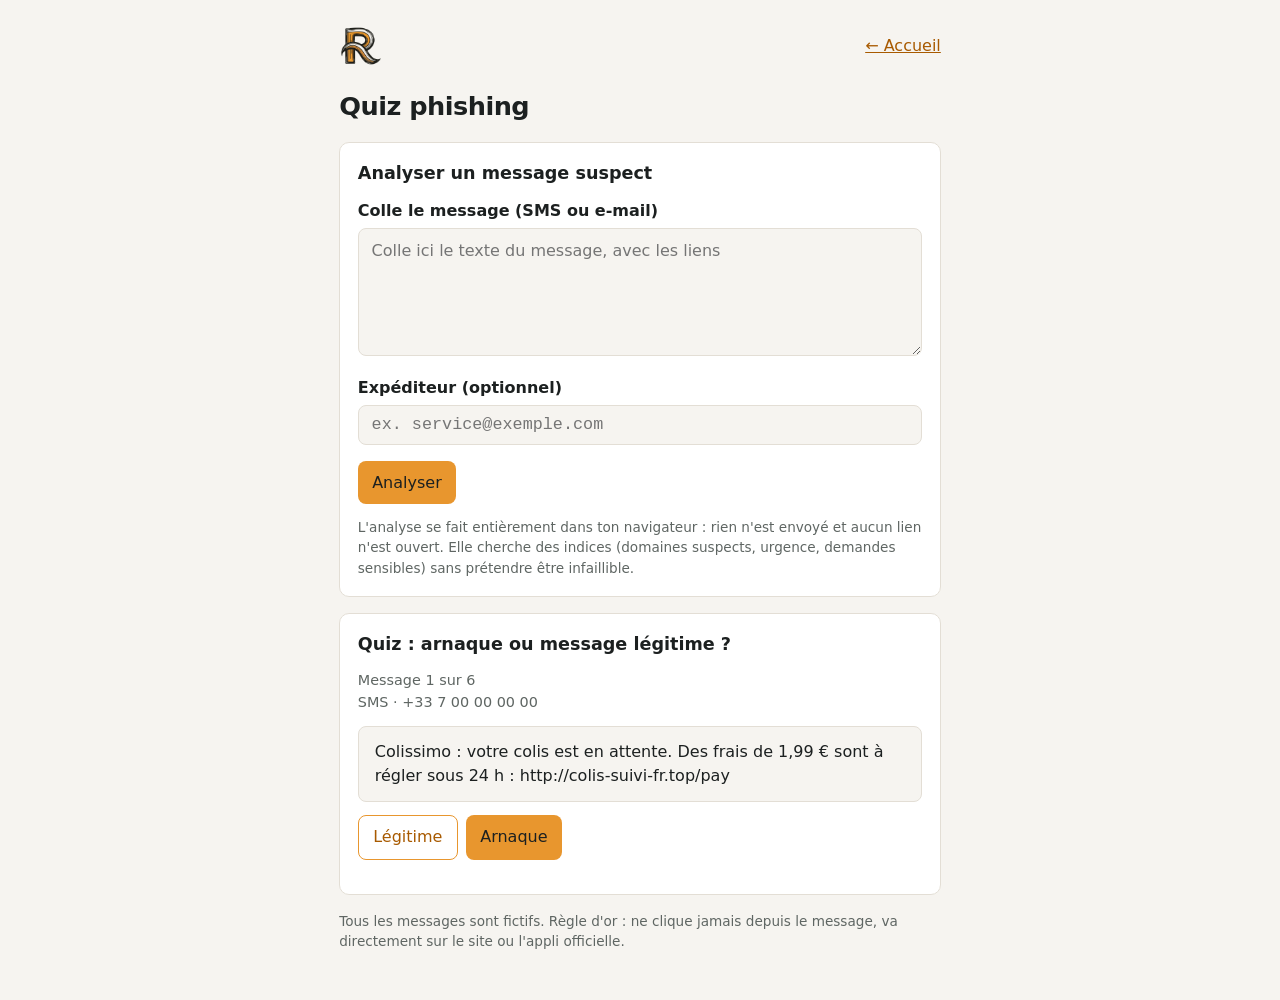
<file: phishing.html>
<!DOCTYPE html>
<html lang="fr">
<head>
<meta charset="utf-8">
<meta name="viewport" content="width=device-width, initial-scale=1">
<title>Quiz phishing · rhys.fr</title>
<link rel="stylesheet" href="/style.css">
<style>.msg{background:var(--bg);border:1px solid var(--line);border-radius:8px;padding:.8rem 1rem;margin:.8rem 0;white-space:pre-wrap;overflow-wrap:anywhere}.meta{color:var(--muted);font-size:.9rem}</style>
<link rel="icon" href="/favicon.png">
</head>
<body>
<main>
  <header><a class="logo" href="/" aria-label="Accueil"><picture><source srcset="/logo-r-dark.png" media="(prefers-color-scheme: dark)"><img src="/logo-r.png" alt="Rhys" width="44" height="44"></picture></a><a href="/">← Accueil</a></header>
  <h1>Quiz phishing</h1>
  <section>
    <h2>Analyser un message suspect</h2>
    <label class="l" for="an-text">Colle le message (SMS ou e-mail)</label>
    <textarea id="an-text" placeholder="Colle ici le texte du message, avec les liens"></textarea>
    <label class="l" for="an-from">Expéditeur (optionnel)</label>
    <input type="text" id="an-from" autocomplete="off" placeholder="ex. service@exemple.com" style="width:100%;flex:none">
    <p style="margin:1rem 0 0"><button type="button" id="an-go">Analyser</button></p>
    <div class="result" id="an-res" hidden aria-live="polite"></div>
    <p class="note">L'analyse se fait entièrement dans ton navigateur : rien n'est envoyé et aucun lien n'est ouvert. Elle cherche des indices (domaines suspects, urgence, demandes sensibles) sans prétendre être infaillible.</p>
  </section>

  <section>
    <h2>Quiz : arnaque ou message légitime ?</h2>
    <div class="meta" id="count"></div>
    <div class="meta" id="from"></div>
    <div class="msg" id="body"></div>
    <div class="row" id="choices">
      <button type="button" data-a="0" class="ghost">Légitime</button>
      <button type="button" data-a="1">Arnaque</button>
    </div>
    <div class="result" id="fb" hidden aria-live="polite"></div>
    <p><button type="button" id="next" hidden>Suivant</button></p>
  </section>
  <p class="note">Tous les messages sont fictifs. Règle d'or : ne clique jamais depuis le message, va directement sur le site ou l'appli officielle.</p>
</main>
<script>
const Q = [
  { from: "SMS · +33 7 00 00 00 00", body: "Colissimo : votre colis est en attente. Des frais de 1,99 € sont à régler sous 24 h : http://colis-suivi-fr.top/pay", scam: 1, why: "Domaine étrange en « .top », urgence de 24 h et petits frais pour récupérer ta carte bancaire : le grand classique." },
  { from: "E-mail · no-reply@votre-banque.example", body: "Votre code de vérification est 482913. Il expire dans 10 minutes.\nSi vous n'êtes pas à l'origine de cette demande, ignorez ce message.", scam: 0, why: "Aucun lien, aucune demande d'action, et tu venais de te connecter. Si tu n'étais pas à l'origine de la demande, ne communique jamais ce code et change ton mot de passe." },
  { from: "E-mail · support@it-helpdesk-corp.example", body: "Bonjour,\nVotre boîte mail est presque pleine. Répondez à ce message avec votre identifiant et votre mot de passe pour que nous augmentions votre quota.", scam: 1, why: "Un vrai support ne te demande JAMAIS ton mot de passe, ni par mail ni par téléphone." },
  { from: "E-mail · direction@societe-exemple.example (« Votre directeur »)", body: "Je suis en réunion, je ne peux pas appeler. J'ai besoin de toi pour un achat urgent et confidentiel : prends 3 cartes cadeaux de 100 € et envoie-moi les codes par retour de mail.", scam: 1, why: "Fraude au président : fausse urgence, confidentialité, demande de cartes cadeaux. Vérifie par un autre canal (appel, messagerie interne)." },
  { from: "E-mail · commandes@boutique-exemple.example", body: "Bonjour, votre commande n° 48213 a été expédiée. Vous pouvez suivre son acheminement depuis votre compte client sur notre site.", scam: 0, why: "Pas d'urgence, pas de demande d'informations ni de paiement, et tu avais passé commande. Dans le doute, tape l'adresse du site toi-même plutôt que de cliquer." },
  { from: "SMS · Assurance Maladie", body: "Votre carte Vitale expire. Pour la renouveler gratuitement, mettez à jour vos informations et votre RIB : http://ameli-renouvellement.example-secure.com", scam: 1, why: "Le lien n'est pas le site officiel, on te demande ton RIB et la menace d'expiration est inventée." }
];
let i = 0, score = 0, answered = false;
const $ = (id) => document.getElementById(id);
function show() {
  const q = Q[i];
  $("count").textContent = "Message " + (i + 1) + " sur " + Q.length;
  $("from").textContent = q.from;
  $("body").textContent = q.body;
  $("fb").hidden = true;
  $("next").hidden = true;
  $("choices").hidden = false;
  answered = false;
}
$("choices").addEventListener("click", (e) => {
  const b = e.target.closest("button");
  if (!b || answered) return;
  answered = true;
  const q = Q[i], ok = +b.dataset.a === q.scam;
  if (ok) score++;
  $("fb").hidden = false;
  $("fb").textContent = (ok ? "✅ Bien vu. " : "❌ Raté. ") + "C'était " + (q.scam ? "une arnaque. " : "un message légitime. ") + q.why;
  $("next").hidden = false;
  $("next").textContent = i === Q.length - 1 ? "Voir mon score" : "Suivant";
});
$("next").addEventListener("click", () => {
  i++;
  if (i < Q.length) { show(); return; }
  $("count").textContent = "Terminé";
  $("from").textContent = "";
  $("body").textContent = "Score : " + score + " / " + Q.length + (score === Q.length ? ". Sans faute !" : ". Relis les explications et recommence.");
  $("choices").hidden = true;
  $("fb").hidden = true;
  $("next").textContent = "Recommencer";
  $("next").onclick = () => { i = 0; score = 0; $("next").onclick = null; location.reload(); };
});
show();
</script>
<script>
const BRANDS = {
  paypal: ["paypal.com"], amazon: ["amazon.fr", "amazon.com"], netflix: ["netflix.com"], apple: ["apple.com", "icloud.com"],
  microsoft: ["microsoft.com", "live.com", "office.com"], google: ["google.com", "google.fr"], laposte: ["laposte.fr"],
  colissimo: ["colissimo.fr", "laposte.fr"], chronopost: ["chronopost.fr"], impots: ["impots.gouv.fr"], ameli: ["ameli.fr"],
  caf: ["caf.fr"], orange: ["orange.fr"], sfr: ["sfr.fr"], free: ["free.fr"], boursorama: ["boursorama.com"], vinted: ["vinted.fr", "vinted.com"]
};
const BAD_TLD = ["top", "xyz", "click", "live", "icu", "cfd", "sbs", "rest", "buzz", "monster", "cyou", "quest", "lol", "work", "support", "help"];
const SHORT = ["bit.ly", "tinyurl.com", "t.co", "goo.gl", "is.gd", "cutt.ly", "rb.gy", "ow.ly", "shorturl.at", "tiny.cc"];
const FREE = ["gmail.com", "outlook.com", "outlook.fr", "hotmail.com", "hotmail.fr", "yahoo.com", "yahoo.fr", "live.fr", "icloud.com", "proton.me", "protonmail.com"];
const SLD = new Set(["co.uk", "gouv.fr", "com.fr", "asso.fr", "org.uk", "com.br", "com.au"]);
const TEXT_RULES = [
  [/urgent|immediatement|sous 24 ?h|sous 48 ?h|dernier (avis|rappel)|expire(ra)? (aujourd|demain|sous|dans [0-9]+ (heure|jour))|suspendu|bloque|action requise|dans les plus brefs delais|within 24|immediately|final notice|account (suspended|locked)/, 2, "Pression ou urgence (délai court, menace de blocage ou d'expiration)."],
  [/mot de passe|identifiant|code (secret|de securite|confidentiel)|\brib\b|\biban\b|carte bancaire|numero de carte|cvv|cryptogramme|verifiez votre compte|confirmez vos informations|mettre a jour (vos|votre)|password|verify your|credentials/, 3, "Demande d'informations sensibles (mot de passe, code, RIB, carte bancaire, mise à jour de compte)."],
  [/carte[s]? cadeau|bitcoin|crypto|western union|mandat|frais de (livraison|douane)|rembours|felicitations|vous avez gagne|loterie|heritage/, 2, "Argent ou gain : frais à payer, remboursement, cartes cadeaux, gain inattendu."],
  [/poursuite|amende|huissier|gendarmerie|suppression de votre compte|fermeture de votre compte|tribunal/, 2, "Menace (amende, poursuites, suppression de compte)."],
  [/cher client|chere cliente|cher utilisateur|dear (customer|user)/, 1, "Formule générique au lieu de ton nom."],
  [/confidenti|ne (le )?dis (a personne|rien)|reste entre nous|je ne peux pas (t'|vous )?appeler/, 2, "Demande de discrétion ou d'éviter tout appel : typique de la fraude au président."]
];

function regDomain(host) {
  const p = host.split(".");
  return p.slice(SLD.has(p.slice(-2).join(".")) ? -3 : -2).join(".");
}
const official = (host, list) => list.some((d) => host === d || host.endsWith("." + d));
const norm = (t) => t.toLowerCase().normalize("NFD").replace(/[\u0300-\u036f]/g, "");

function analyzeText(text, sender) {
  const f = [], urls = [];
  const add = (pts, msg) => f.push({ pts, msg });
  const nt = norm(text);

  // --- liens
  const found = new Set();
  const re = /\b(?:https?:\/\/|www\.)[^\s<>"')]+|\b[a-z0-9-]+(?:\.[a-z0-9-]+)*\.(?:top|xyz|click|live|icu|cfd|sbs|rest|buzz)\b[^\s<>"')]*/gi;
  for (const m of text.matchAll(re)) found.add(m[0].replace(/[.,;!?]+$/, ""));
  const brandsInText = Object.keys(BRANDS).filter((b) => nt.includes(b));
  let anyOfficial = false;
  for (const raw of found) {
    let u;
    try { u = new URL(/^https?:\/\//i.test(raw) ? raw : "http://" + raw); } catch (e) { continue; }
    const host = u.hostname.toLowerCase(), reg = regDomain(host), tld = host.split(".").pop();
    urls.push({ raw, host, reg });
    const here = (pts, msg) => add(pts, "Lien « " + host + " » : " + msg);
    if (/^\d{1,3}(\.\d{1,3}){3}$/.test(host)) here(3, "adresse IP au lieu d'un nom de domaine.");
    if (host.includes("xn--")) here(3, "nom de domaine en punycode (peut imiter des lettres connues).");
    if (/^https?:\/\/[^/]*@/i.test(raw)) here(3, "contient un « @ » : ce qui précède n'est pas le vrai site.");
    if (/^http:\/\//i.test(raw)) here(1, "pas de HTTPS.");
    if (SHORT.includes(host)) here(2, "lien raccourci, impossible de voir la vraie destination.");
    if (BAD_TLD.includes(tld)) here(2, "extension « ." + tld + " » très utilisée pour les arnaques.");
    if (host.split(".").length >= 5) here(1, "beaucoup de sous-domaines, un procédé pour noyer le vrai domaine.");
    if ((host.match(/-/g) || []).length >= 2) here(1, "plusieurs tirets dans le nom de domaine.");
    if (raw.length > 100) here(1, "adresse anormalement longue.");
    let flagged = false;
    for (const [b, doms] of Object.entries(BRANDS)) {
      if (official(host, doms)) anyOfficial = true;
      else if (host.includes(b)) { here(3, "imite « " + b + " » mais le vrai domaine est « " + reg + " »."); flagged = true; }
    }
    if (!flagged && /secure|login|verify|update|suivi|colis|compte|paiement|support/.test(host)) here(1, "mot-clé « rassurant » dans le nom de domaine.");
  }
  if (found.size && brandsInText.length && !anyOfficial) add(2, "Le message cite « " + brandsInText[0] + " » mais aucun lien ne mène vers un site officiel connu.");

  // --- texte
  for (const [rx, pts, msg] of TEXT_RULES) if (rx.test(nt)) add(pts, msg);
  if (/piece jointe|ci-joint|attachment/.test(nt) && /\.(zip|exe|scr|iso|html?|js|vbs|rar)\b/.test(nt)) add(2, "Pièce jointe à risque (.zip, .exe, .html…).");

  // --- expéditeur
  const s = (sender || "").trim();
  if (s) {
    const ns = norm(s), dom = (ns.match(/@([a-z0-9.-]+\.[a-z]{2,})/) || [])[1] || "";
    for (const [b, doms] of Object.entries(BRANDS)) {
      if (ns.includes(b) && !(dom && official(dom, doms))) { add(3, "L'expéditeur se présente comme « " + b + " » mais son adresse est « " + (dom || s) + " »."); break; }
    }
    if (dom && FREE.includes(dom) && brandsInText.length) add(2, "Message d'une entreprise envoyé depuis une adresse gratuite (" + dom + ").");
    if (dom && BAD_TLD.includes(dom.split(".").pop())) add(2, "Extension de l'adresse expéditrice suspecte (." + dom.split(".").pop() + ").");
  }
  const score = f.reduce((n, x) => n + x.pts, 0);
  return { score, findings: f, urls };
}

(function () {
  const g = (id) => document.getElementById(id);
  if (!g("an-go")) return;
  g("an-go").addEventListener("click", () => {
    const text = g("an-text").value.trim();
    const out = g("an-res");
    out.hidden = false;
    out.textContent = "";
    if (!text) { out.textContent = "Colle d'abord le message à analyser."; return; }
    const r = analyzeText(text, g("an-from").value);
    const v = r.score >= 7 ? "🔴 Très probablement une arnaque" : r.score >= 4 ? "🟠 Suspect" : r.score >= 1 ? "🟡 Quelques signaux d'alerte" : "⚪ Aucun signal détecté";
    const h = document.createElement("strong"); h.textContent = v + " (score " + r.score + ")"; out.appendChild(h);
    if (r.findings.length) {
      const ul = document.createElement("ul"); ul.className = "f";
      for (const x of r.findings) { const li = document.createElement("li"); li.textContent = x.msg; ul.appendChild(li); }
      out.appendChild(ul);
    }
    if (r.urls.length) {
      const p = document.createElement("p"); p.className = "note";
      p.textContent = "Domaines trouvés (le vrai site est la fin du nom, juste avant le premier « / ») : " + r.urls.map((u) => u.reg).join(", ");
      out.appendChild(p);
    }
    const n = document.createElement("p"); n.className = "note";
    n.textContent = r.score >= 4
      ? "Ne clique sur rien et ne réponds pas. Tu peux signaler : 33700 (SMS et appels), signal-spam.fr (e-mails). Si tu as déjà saisi des informations, change tes mots de passe et préviens ta banque ; cybermalveillance.gouv.fr peut t'aider."
      : "Cette analyse repose sur des indices simples : l'absence de signal ne garantit pas que le message est sûr. En cas de doute, passe par le site officiel en tapant l'adresse toi-même.";
    out.appendChild(n);
  });
})();
</script>
</body>
</html>
</file>
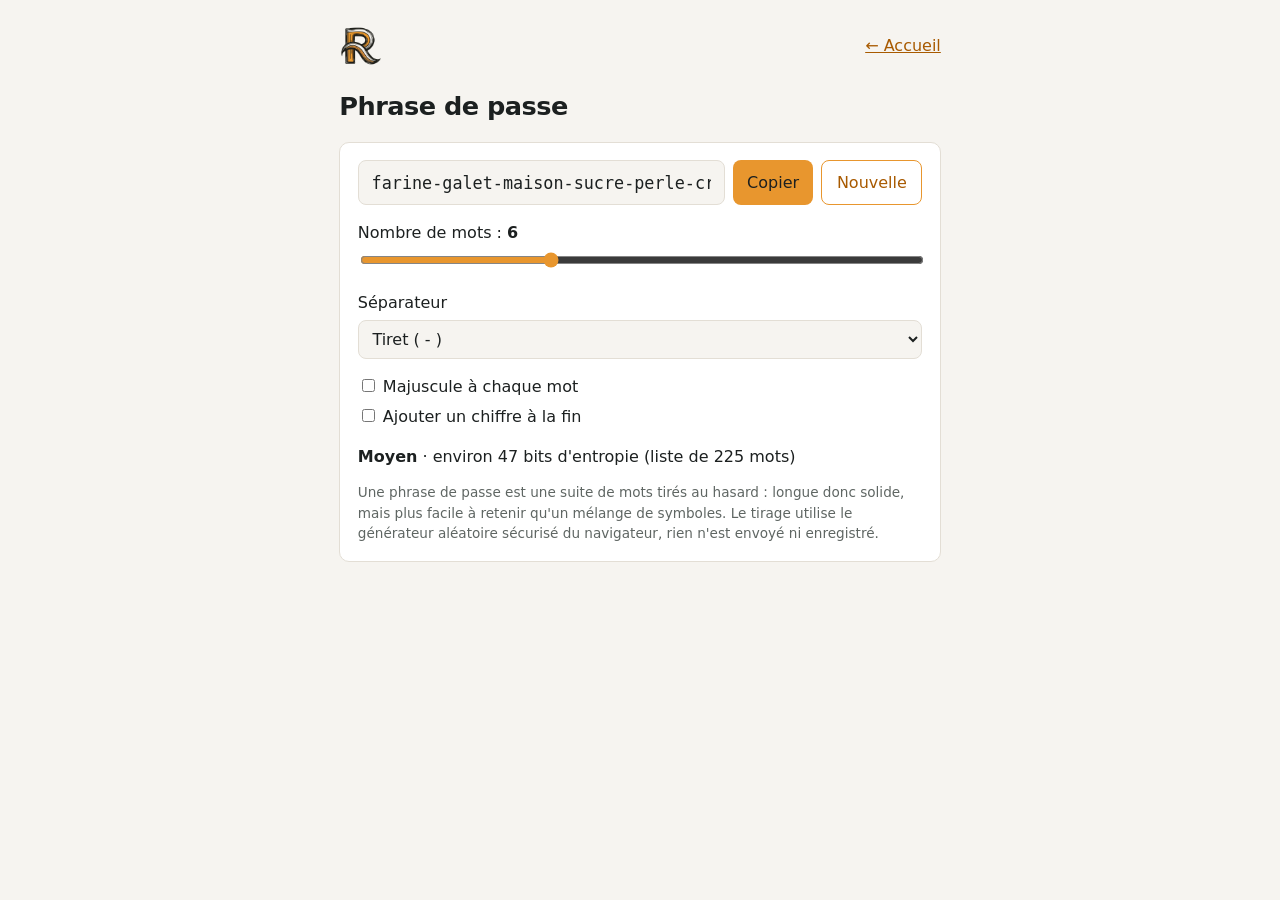
<file: phrase-de-passe.html>
<!DOCTYPE html>
<html lang="fr">
<head>
<meta charset="utf-8">
<meta name="viewport" content="width=device-width, initial-scale=1">
<title>Phrase de passe · rhys.fr</title>
<link rel="stylesheet" href="/style.css">
<link rel="icon" href="/favicon.png">
</head>
<body>
<main>
  <header><a class="logo" href="/" aria-label="Accueil"><picture><source srcset="/logo-r-dark.png" media="(prefers-color-scheme: dark)"><img src="/logo-r.png" alt="Rhys" width="44" height="44"></picture></a><a href="/">← Accueil</a></header>
  <h1>Phrase de passe</h1>
  <section>
    <div class="row">
      <input type="text" id="out" readonly aria-label="Phrase de passe générée">
      <button id="copy" type="button">Copier</button>
      <button id="regen" type="button" class="ghost">Nouvelle</button>
    </div>
    <p style="margin:1rem 0 .3rem"><label for="n">Nombre de mots : <strong id="nv">6</strong></label></p>
    <input type="range" id="n" min="4" max="10" value="6" style="width:100%;accent-color:var(--accent)">
    <p style="margin:1rem 0 .3rem"><label for="sep">Séparateur</label></p>
    <select id="sep"><option value="-">Tiret ( - )</option><option value=" ">Espace</option><option value=".">Point ( . )</option><option value="">Aucun</option></select>
    <p style="margin:1rem 0 0"><label><input type="checkbox" id="cap"> Majuscule à chaque mot</label></p>
    <p style="margin:.4rem 0 0"><label><input type="checkbox" id="num"> Ajouter un chiffre à la fin</label></p>
    <p id="info" style="margin-bottom:0"></p>
    <p class="note">Une phrase de passe est une suite de mots tirés au hasard : longue donc solide, mais plus facile à retenir qu'un mélange de symboles. Le tirage utilise le générateur aléatoire sécurisé du navigateur, rien n'est envoyé ni enregistré.</p>
  </section>
</main>
<script>
const WORDS = [...new Set(`abeille acier agneau aigle ail aimant algue amande ananas ancre ange anneau arbre ardoise argent argile armoire aube avion avoine bague balai balcon bambou banane barque bassin bateau beurre biche bijou blason bocal bonbon botte bougie boulon branche brique brume bulle cabane cactus cadeau cafe caillou calme camion canard canif canot carotte carton castor cerise chaise chaton chemin cheval chien cigale ciel cirque citron clavier clef cloche cobalt colibri colline corail corde coton coucou crayon cresson cuivre cygne dahlia dauphin desert dindon dragon eclair ecureuil eglise element encre epice etoile etang falaise farine fenetre ferme feuille fleuve flocon foret fougere fourmi fraise fromage fumee galet garage gazelle gazon genou girafe glacier gomme grange grenier grotte guitare hamac harpe hibou hirondelle horloge huitre iceberg igloo ile jardin jasmin jonquille journal jungle kiwi lac lagune lampe lapin lavande lentille levier lezard licorne lierre lilas lion loutre lune lutin magnolia maison mandarine marmotte meduse melon menthe miel miroir moineau montagne moulin mouton muguet nacre navire nenuphar nuage noisette oasis ocean olivier orage orchidee ortie oursin palmier panier papillon parapluie pelican perle phare piano pigeon pinceau plage plume pomme pont poney prairie prune puits quartz raisin renard riviere roche roseau ruban sable safran saphir sapin savon sentier singe sirop soleil source sucre tambour tapis tigre tomate tonnerre tortue tulipe tunnel valise vallee velours verger vigne violon volcan voilier zebre`.split(/\s+/))];
const $ = (id) => document.getElementById(id);
function randInt(max) {
  const lim = Math.floor(0x100000000 / max) * max, b = new Uint32Array(1);
  do { crypto.getRandomValues(b); } while (b[0] >= lim);
  return b[0] % max;
}
function gen() {
  const n = +$("n").value, sep = $("sep").value;
  $("nv").textContent = n;
  let w = Array.from({ length: n }, () => WORDS[randInt(WORDS.length)]);
  if ($("cap").checked) w = w.map((x) => x[0].toUpperCase() + x.slice(1));
  let p = w.join(sep);
  let bits = n * Math.log2(WORDS.length);
  if ($("num").checked) { p += randInt(10); bits += Math.log2(10); }
  $("out").value = p;
  const lvl = bits < 50 ? "Moyen" : bits < 70 ? "Bon" : "Très fort";
  $("info").innerHTML = "<strong>" + lvl + "</strong> · environ " + Math.round(bits) + " bits d'entropie (liste de " + WORDS.length + " mots)";
}
for (const id of ["n", "sep", "cap", "num"]) $(id).addEventListener("input", gen);
$("regen").addEventListener("click", gen);
$("copy").addEventListener("click", async () => {
  try { await navigator.clipboard.writeText($("out").value); $("copy").textContent = "Copié ✓"; }
  catch (e) { $("out").select(); $("copy").textContent = "Sélectionné"; }
  setTimeout(() => { $("copy").textContent = "Copier"; }, 1500);
});
gen();
</script>
</body>
</html>
</file>
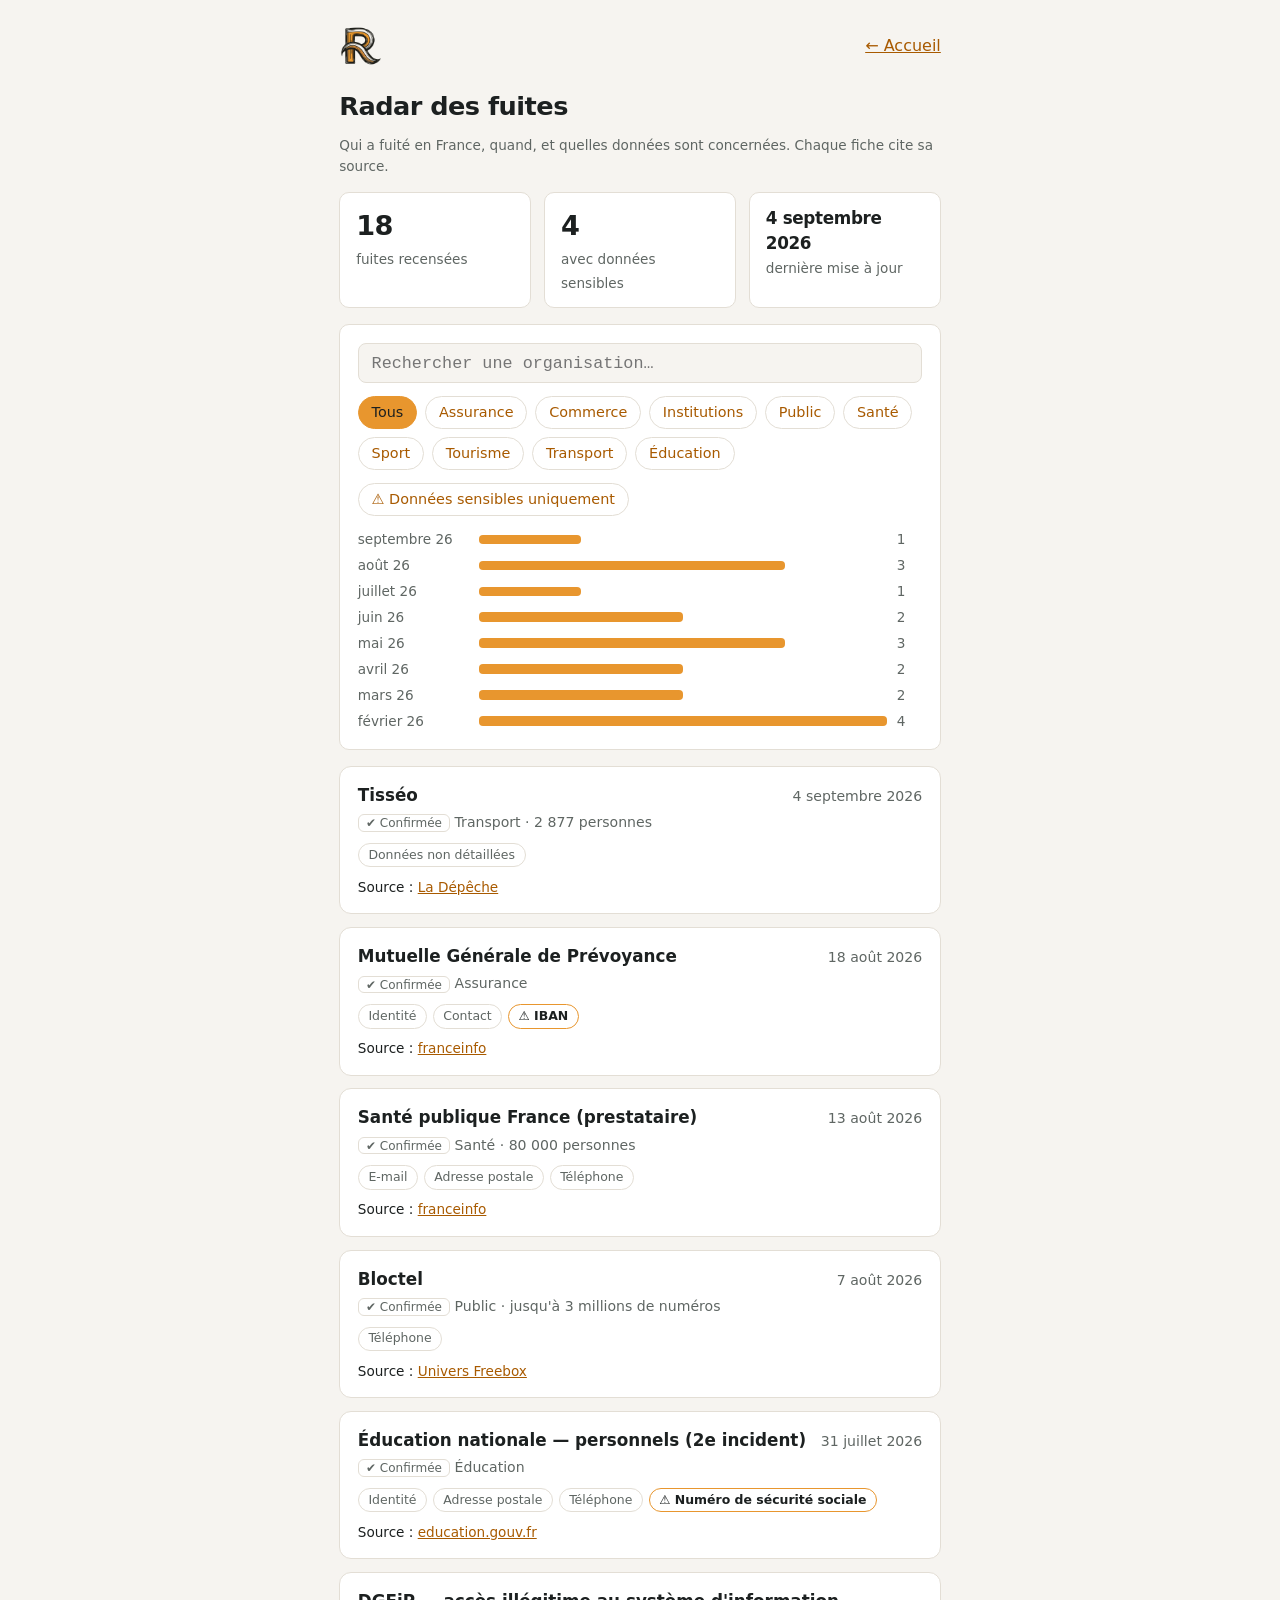
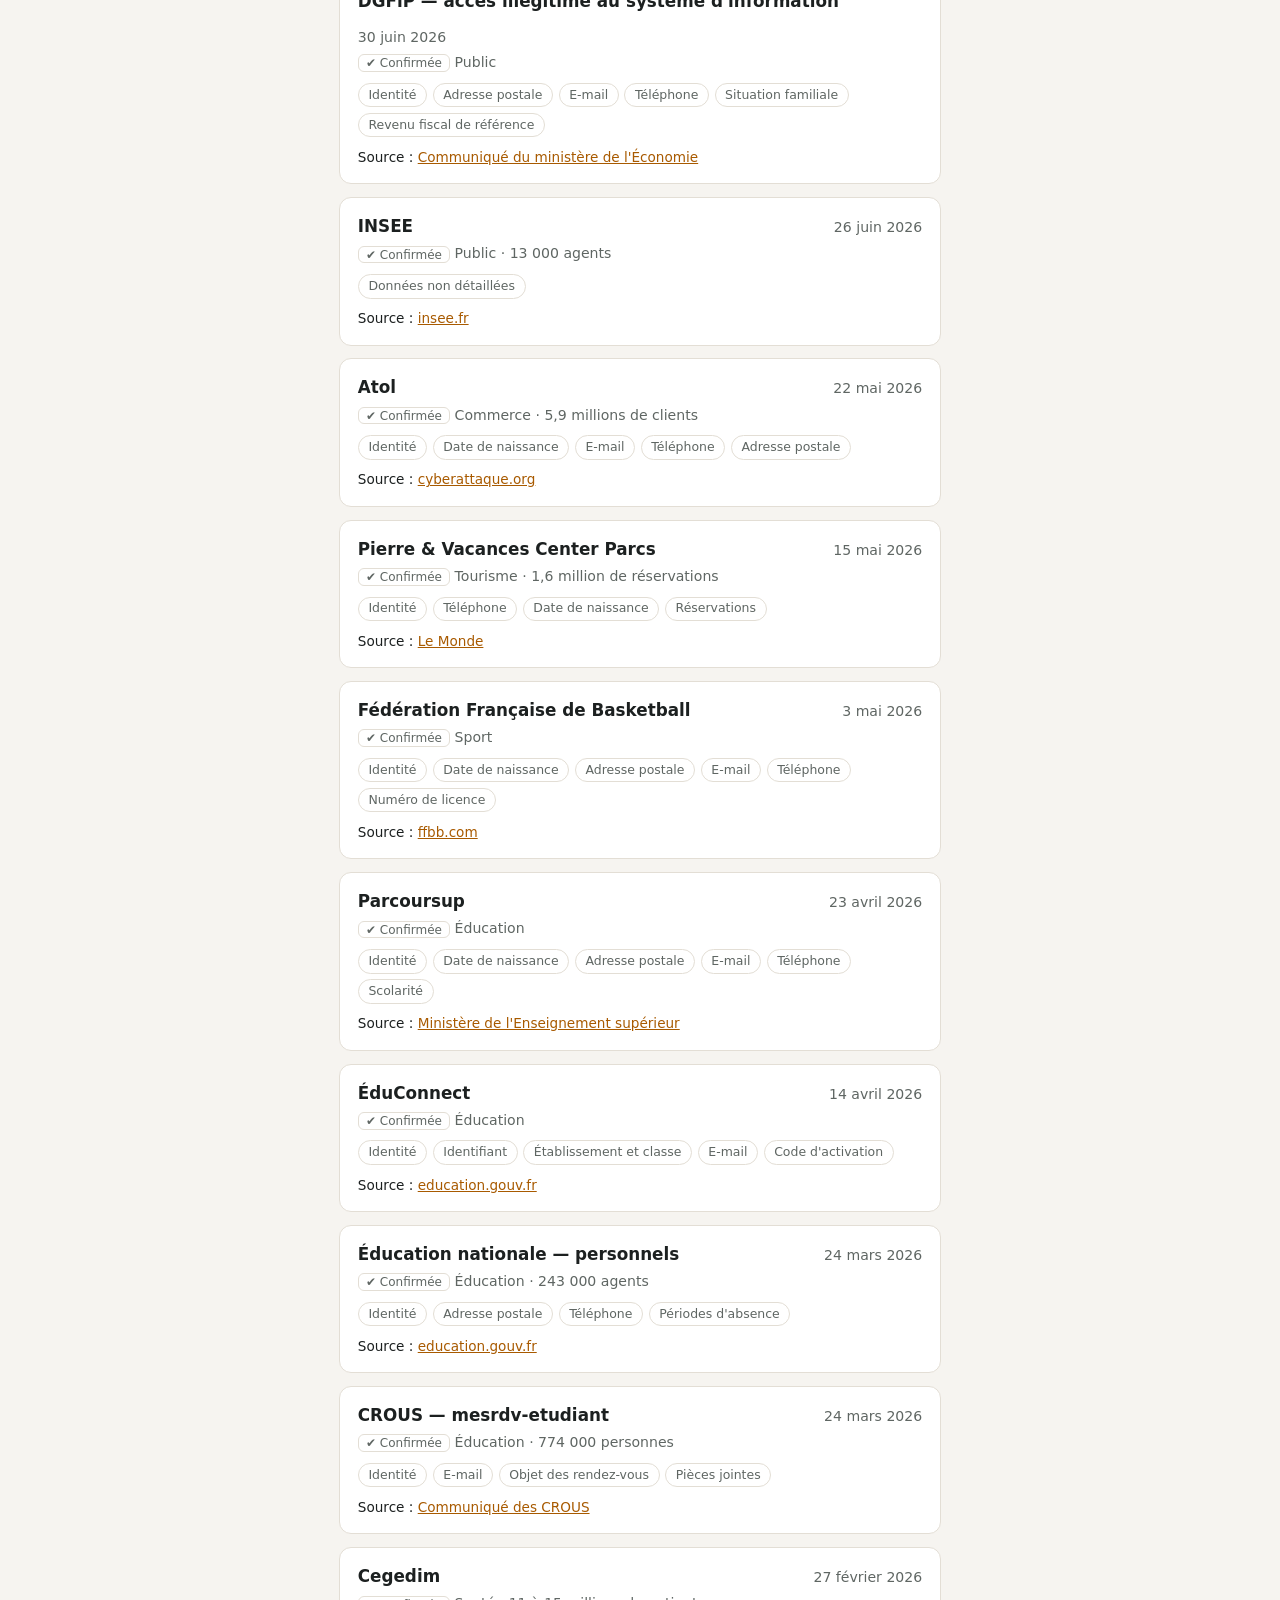
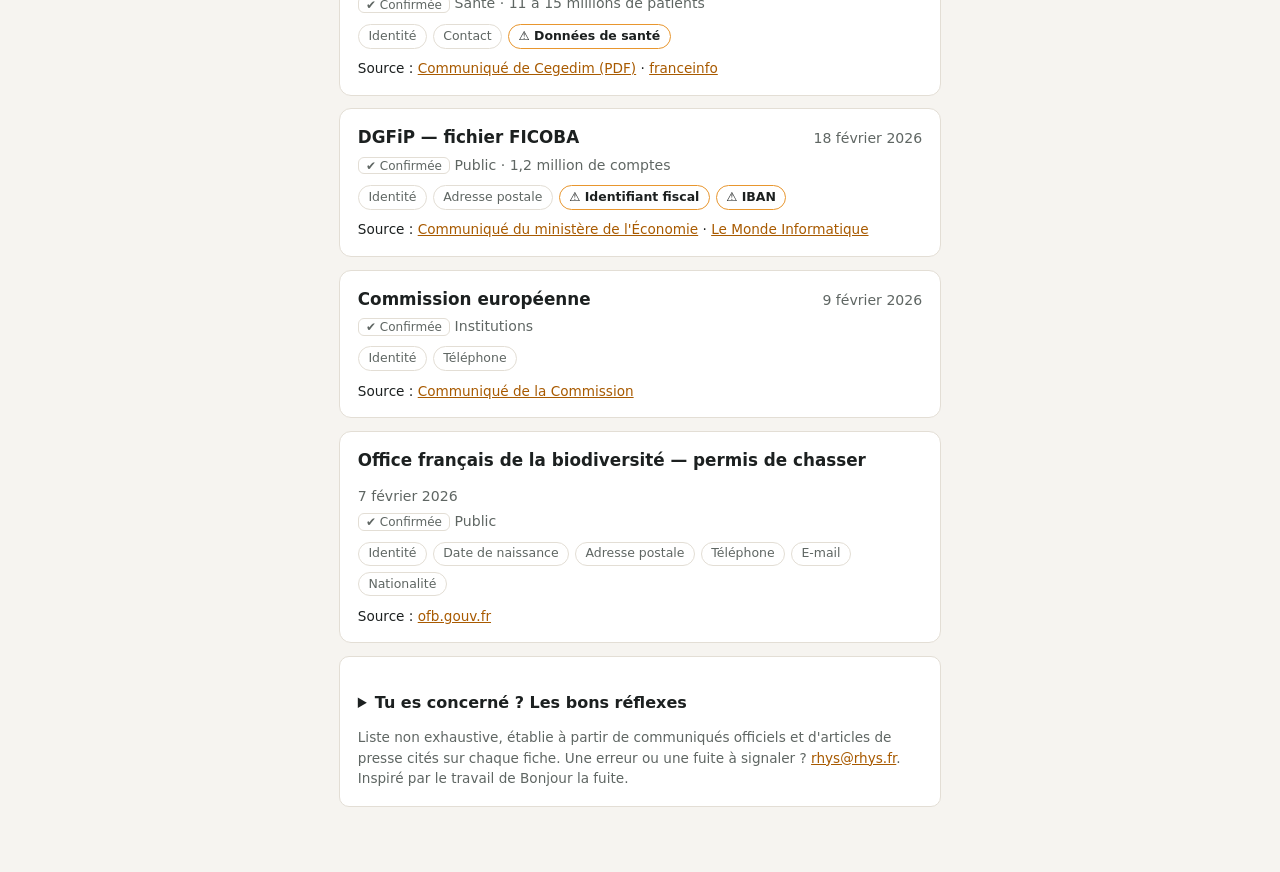
<file: radar.html>
<!DOCTYPE html>
<html lang="fr">
<head>
<meta charset="utf-8">
<meta name="viewport" content="width=device-width, initial-scale=1">
<title>Radar des fuites · rhys.fr</title>
<meta name="description" content="Le suivi des fuites de données en France, avec les sources officielles.">
<link rel="icon" href="/favicon.png">
<link rel="stylesheet" href="/style.css">
<style>
  .stats{display:grid;grid-template-columns:repeat(auto-fit,minmax(9rem,1fr));gap:.8rem;margin-bottom:1rem}
  .stat{background:var(--panel);border:1px solid var(--line);border-radius:10px;padding:.8rem 1rem;animation:rise .6s both}
  .stat b{display:block;font-size:1.7rem;letter-spacing:-.02em;font-variant-numeric:tabular-nums}
  .stat span{color:var(--muted);font-size:.85rem}
  .ctl{display:flex;flex-wrap:wrap;gap:.5rem;margin:.8rem 0 0}
  .chip{background:transparent;color:var(--link);border:1px solid var(--line);padding:.3rem .8rem;border-radius:999px;font-size:.9rem}
  .chip[aria-pressed=true]{background:var(--accent);color:var(--accent-ink);border-color:var(--accent)}
  .months{display:grid;gap:.35rem;margin-top:.8rem}
  .m{display:grid;grid-template-columns:7rem 1fr 1.6rem;align-items:center;gap:.6rem;font-size:.85rem;color:var(--muted)}
  .m i{display:block;height:.6rem;border-radius:4px;background:var(--accent);width:0;transition:width .8s cubic-bezier(.2,.7,.2,1)}
  .e{background:var(--panel);border:1px solid var(--line);border-radius:12px;padding:1rem 1.1rem;margin-bottom:.8rem;animation:rise .55s both}
  .e h3{margin:0;font-size:1.05rem}
  .e .top{display:flex;justify-content:space-between;gap:.8rem;flex-wrap:wrap;align-items:baseline}
  .e time,.e .sc{color:var(--muted);font-size:.88rem}
  .tags{display:flex;flex-wrap:wrap;gap:.35rem;margin:.6rem 0 0;padding:0;list-style:none}
  .tags li{font-size:.78rem;padding:.12rem .6rem;border-radius:999px;border:1px solid var(--line);color:var(--muted)}
  .tags li.s{border-color:var(--accent);color:var(--ink);font-weight:600}
  .src{margin:.6rem 0 0;font-size:.85rem}
  .badge{font-size:.75rem;border:1px solid var(--line);border-radius:6px;padding:.05rem .45rem;color:var(--muted)}
  details{margin-top:1rem}summary{cursor:pointer;font-weight:600}
  details ul{padding-left:1.2rem}details li{margin:.4rem 0}
  #none{color:var(--muted);text-align:center;padding:1.5rem}
</style>
</head>
<body>
<main>
  <header>
    <a class="logo" href="/" aria-label="Accueil"><picture><source srcset="/logo-r-dark.png" media="(prefers-color-scheme: dark)"><img src="/logo-r.png" alt="Rhys" width="44" height="44"></picture></a>
    <a href="/">← Accueil</a>
  </header>
  <h1>Radar des fuites</h1>
  <p class="note" style="margin:-.4rem 0 1rem">Qui a fuité en France, quand, et quelles données sont concernées. Chaque fiche cite sa source.</p>

  <div class="stats">
    <div class="stat"><b id="s1">0</b><span>fuites recensées</span></div>
    <div class="stat" style="animation-delay:.08s"><b id="s2">0</b><span>avec données sensibles</span></div>
    <div class="stat" style="animation-delay:.16s"><b id="s3">–</b><span>dernière mise à jour</span></div>
  </div>

  <section>
    <input type="text" id="q" placeholder="Rechercher une organisation…" aria-label="Rechercher une organisation" autocomplete="off" style="width:100%;flex:none">
    <div class="ctl" id="sect" role="group" aria-label="Filtrer par secteur"></div>
    <div class="ctl"><button class="chip" id="sens" type="button" aria-pressed="false">⚠ Données sensibles uniquement</button></div>
    <div class="months" id="months" aria-label="Fuites par mois"></div>
  </section>

  <div id="list" aria-live="polite"></div>
  <p id="none" hidden>Aucune fuite ne correspond à ta recherche.</p>

  <section>
    <details>
      <summary>Tu es concerné ? Les bons réflexes</summary>
      <ul>
        <li>Change le mot de passe du compte touché, et partout où tu l'as réutilisé (<a href="/phrase-de-passe.html">phrase de passe</a>, <a href="/motdepasse.html">générateur</a>).</li>
        <li>Active la double authentification quand elle existe.</li>
        <li>Vérifie si un de tes mots de passe a déjà fuité : <a href="/fuite.html">vérificateur</a>.</li>
        <li>Méfie-toi des messages qui suivent une fuite : les arnaques en profitent. Teste-les avec l'<a href="/phishing.html">analyseur de phishing</a>.</li>
        <li>Si un IBAN ou une pièce d'identité est concerné, surveille tes comptes et préviens ta banque.</li>
        <li>Pour être aidé : <a href="https://www.cybermalveillance.gouv.fr/" target="_blank" rel="noopener noreferrer">cybermalveillance.gouv.fr</a>. Pour contester un traitement de tes données : <a href="https://www.cnil.fr/" target="_blank" rel="noopener noreferrer">CNIL</a>.</li>
      </ul>
    </details>
    <p class="note">Liste non exhaustive, établie à partir de communiqués officiels et d'articles de presse cités sur chaque fiche. Une erreur ou une fuite à signaler ? <a href="mailto:rhys@rhys.fr">rhys@rhys.fr</a>. Inspiré par le travail de Bonjour la fuite.</p>
  </section>
</main>
<script src="/radar-data.js"></script>
<script>
const $ = (id) => document.getElementById(id);
const MOIS = ["janvier","février","mars","avril","mai","juin","juillet","août","septembre","octobre","novembre","décembre"];
const SENS = new Set(["IBAN", "Numéro de sécurité sociale", "Données de santé", "Pièce d'identité", "Mot de passe", "Données bancaires", "Identifiant fiscal"]);
const D = (window.FUITES || []).map((x) => ({ ...x, sensible: x.donnees.some((t) => SENS.has(t)) })).sort((a, b) => b.date.localeCompare(a.date));
const fmt = (d) => { const [y, m, j] = d.split("-"); return (+j) + " " + MOIS[m - 1] + " " + y; };
const reduce = matchMedia("(prefers-reduced-motion: reduce)").matches;
let sect = "", sens = false, q = "";

function count(el, to) {
  if (reduce || !to) { el.textContent = to; return; }
  const t0 = performance.now();
  (function f(t) { const p = Math.min(1, (t - t0) / 900); el.textContent = Math.round(to * (1 - Math.pow(1 - p, 3))); if (p < 1) requestAnimationFrame(f); })(t0);
}
function el(tag, cls, txt) { const e = document.createElement(tag); if (cls) e.className = cls; if (txt != null) e.textContent = txt; return e; }

function render() {
  const norm = (s) => s.toLowerCase().normalize("NFD").replace(/[\u0300-\u036f]/g, "");
  const L = D.filter((x) => (!sect || x.secteur === sect) && (!sens || x.sensible) && (!q || norm(x.nom).includes(norm(q))));
  const list = $("list"); list.textContent = "";
  L.forEach((x, i) => {
    const a = el("article", "e"); a.style.animationDelay = Math.min(i, 8) * 55 + "ms";
    const top = el("div", "top"); top.appendChild(el("h3", "", x.nom));
    const t = el("time", "", fmt(x.date)); t.dateTime = x.date; top.appendChild(t); a.appendChild(top);
    const meta = el("p", "sc"); meta.style.margin = ".25rem 0 0";
    meta.append(el("span", "badge", "✔ Confirmée"), " " + x.secteur + (x.ampleur ? " · " + x.ampleur : ""));
    a.appendChild(meta);
    const ul = el("ul", "tags");
    if (!x.donnees.length) ul.appendChild(el("li", "", "Données non détaillées"));
    x.donnees.forEach((d) => ul.appendChild(el("li", SENS.has(d) ? "s" : "", (SENS.has(d) ? "⚠ " : "") + d)));
    a.appendChild(ul);
    const s = el("p", "src", "Source : ");
    x.sources.forEach((r, k) => { if (k) s.append(" · "); const l = el("a", "", r.t); l.href = r.u; l.target = "_blank"; l.rel = "noopener noreferrer"; s.appendChild(l); });
    a.appendChild(s); list.appendChild(a);
  });
  $("none").hidden = L.length > 0;
  // fuites par mois
  const by = {}; L.forEach((x) => { const k = x.date.slice(0, 7); by[k] = (by[k] || 0) + 1; });
  const ks = Object.keys(by).sort().reverse(), max = Math.max(1, ...Object.values(by));
  const mo = $("months"); mo.textContent = "";
  ks.forEach((k) => { const r = el("div", "m"); r.appendChild(el("span", "", MOIS[+k.slice(5) - 1] + " " + k.slice(2, 4))); const bar = el("i"); r.appendChild(bar); r.appendChild(el("span", "", by[k])); mo.appendChild(r); requestAnimationFrame(() => requestAnimationFrame(() => { bar.style.width = (by[k] / max * 100) + "%"; })); });
}

// filtres
const chips = ["Tous", ...[...new Set(D.map((x) => x.secteur))].sort()];
chips.forEach((c) => { const b = el("button", "chip", c); b.type = "button"; b.setAttribute("aria-pressed", c === "Tous"); b.onclick = () => { sect = c === "Tous" ? "" : c; [...$("sect").children].forEach((x) => x.setAttribute("aria-pressed", x === b)); render(); }; $("sect").appendChild(b); });
$("sens").onclick = (e) => { sens = !sens; e.currentTarget.setAttribute("aria-pressed", sens); render(); };
$("q").oninput = (e) => { q = e.target.value.trim(); render(); };

count($("s1"), D.length); count($("s2"), D.filter((x) => x.sensible).length);
$("s3").textContent = D.length ? fmt(D[0].date) : "–"; $("s3").style.fontSize = "1.05rem";
render();
</script>
</body>
</html>
</file>
<file: style.css>
:root{--bg:#f6f4f0;--panel:#ffffff;--ink:#1c2020;--muted:#5f6663;--accent:#e8962e; --accent-ink: #1c2020; --link: #a85a00;--line:#e3ded5}
@media(prefers-color-scheme:dark){:root{--bg:#141717;--panel:#1d2121;--ink:#f1ede6;--muted:#9aa19e;--accent:#ec9a2e; --accent-ink: #141717; --link: #f0a94a;--line:#2e3333}}
*{box-sizing:border-box}
body{margin:0;background:var(--bg);color:var(--ink);font-family:"Segoe UI",system-ui,-apple-system,Helvetica,Arial,sans-serif;line-height:1.5}
main{max-width:40rem;margin:0 auto;padding:1.5rem 1.2rem 3rem}
header{display:flex;justify-content:space-between;align-items:center;margin-bottom:1.2rem}
h1{font-size:1.6rem;margin:0 0 1rem;letter-spacing:-.02em}
h2{font-size:1.1rem;margin:0 0 .8rem}
a { color: var(--link); }
section{background:var(--panel);border:1px solid var(--line);border-radius:10px;padding:1.1rem;margin-bottom:1rem}
.row{display:flex;gap:.5rem;flex-wrap:wrap}
input[type=text],input[type=password]{flex:1;min-width:0;font:1.05rem ui-monospace,Consolas,monospace;color:var(--ink);background:var(--bg);border:1px solid var(--line);border-radius:8px;padding:.6rem .8rem}
select{width:100%;font:inherit;color:var(--ink);background:var(--bg);border:1px solid var(--line);border-radius:8px;padding:.5rem .6rem}
button{font:inherit;background:var(--accent);color: var(--accent-ink);border:0;border-radius:8px;padding:.6rem .9rem;cursor:pointer}
button.ghost{background:transparent;color:var(--link);border:1px solid var(--accent)}
button:disabled{opacity:.5;cursor:not-allowed}
button:focus-visible,input:focus-visible,select:focus-visible,a:focus-visible{outline: 2px solid var(--link);outline-offset:2px}
.note{color:var(--muted);font-size:.85rem;margin:.8rem 0 0}
.result{margin-top:1rem;padding:.8rem 1rem;border-radius:8px;border:1px solid var(--line);background:var(--bg)}
table{width:100%;border-collapse:collapse}
td{padding:.45rem .3rem;border-bottom:1px solid var(--line);vertical-align:top;overflow-wrap:anywhere}
td:first-child{color:var(--muted);width:38%}
tr:last-child td{border-bottom:0}
.logo{display:inline-flex;line-height:0}
.logo img{width:44px;height:44px;display:block}
textarea{width:100%;min-height:8rem;font:inherit;color:var(--ink);background:var(--bg);border:1px solid var(--line);border-radius:8px;padding:.6rem .8rem;resize:vertical}
textarea:focus-visible{outline:2px solid var(--link);outline-offset:2px}
label.l{display:block;font-weight:600;margin:.8rem 0 .3rem}
ul.f{padding-left:1.2rem;margin:.5rem 0}
ul.f li{margin:.35rem 0}

main{animation:rise .6s cubic-bezier(.2,.7,.2,1) both}
section{animation:rise .6s cubic-bezier(.2,.7,.2,1) both}
section:nth-of-type(2){animation-delay:.08s}
section:nth-of-type(3){animation-delay:.16s}
@keyframes rise{from{opacity:0;translate:0 14px}to{opacity:1;translate:0 0}}
button{transition:transform .15s ease,filter .15s ease}
button:hover:not(:disabled){transform:translateY(-1px);filter:brightness(1.06)}
button:active:not(:disabled){transform:translateY(0)}
.logo{transition:transform .3s cubic-bezier(.2,1.4,.4,1)}
.logo:hover{transform:rotate(-6deg) scale(1.06)}
@media(prefers-reduced-motion:reduce){*,*::before,*::after{animation:none!important;transition:none!important}}
</file>
